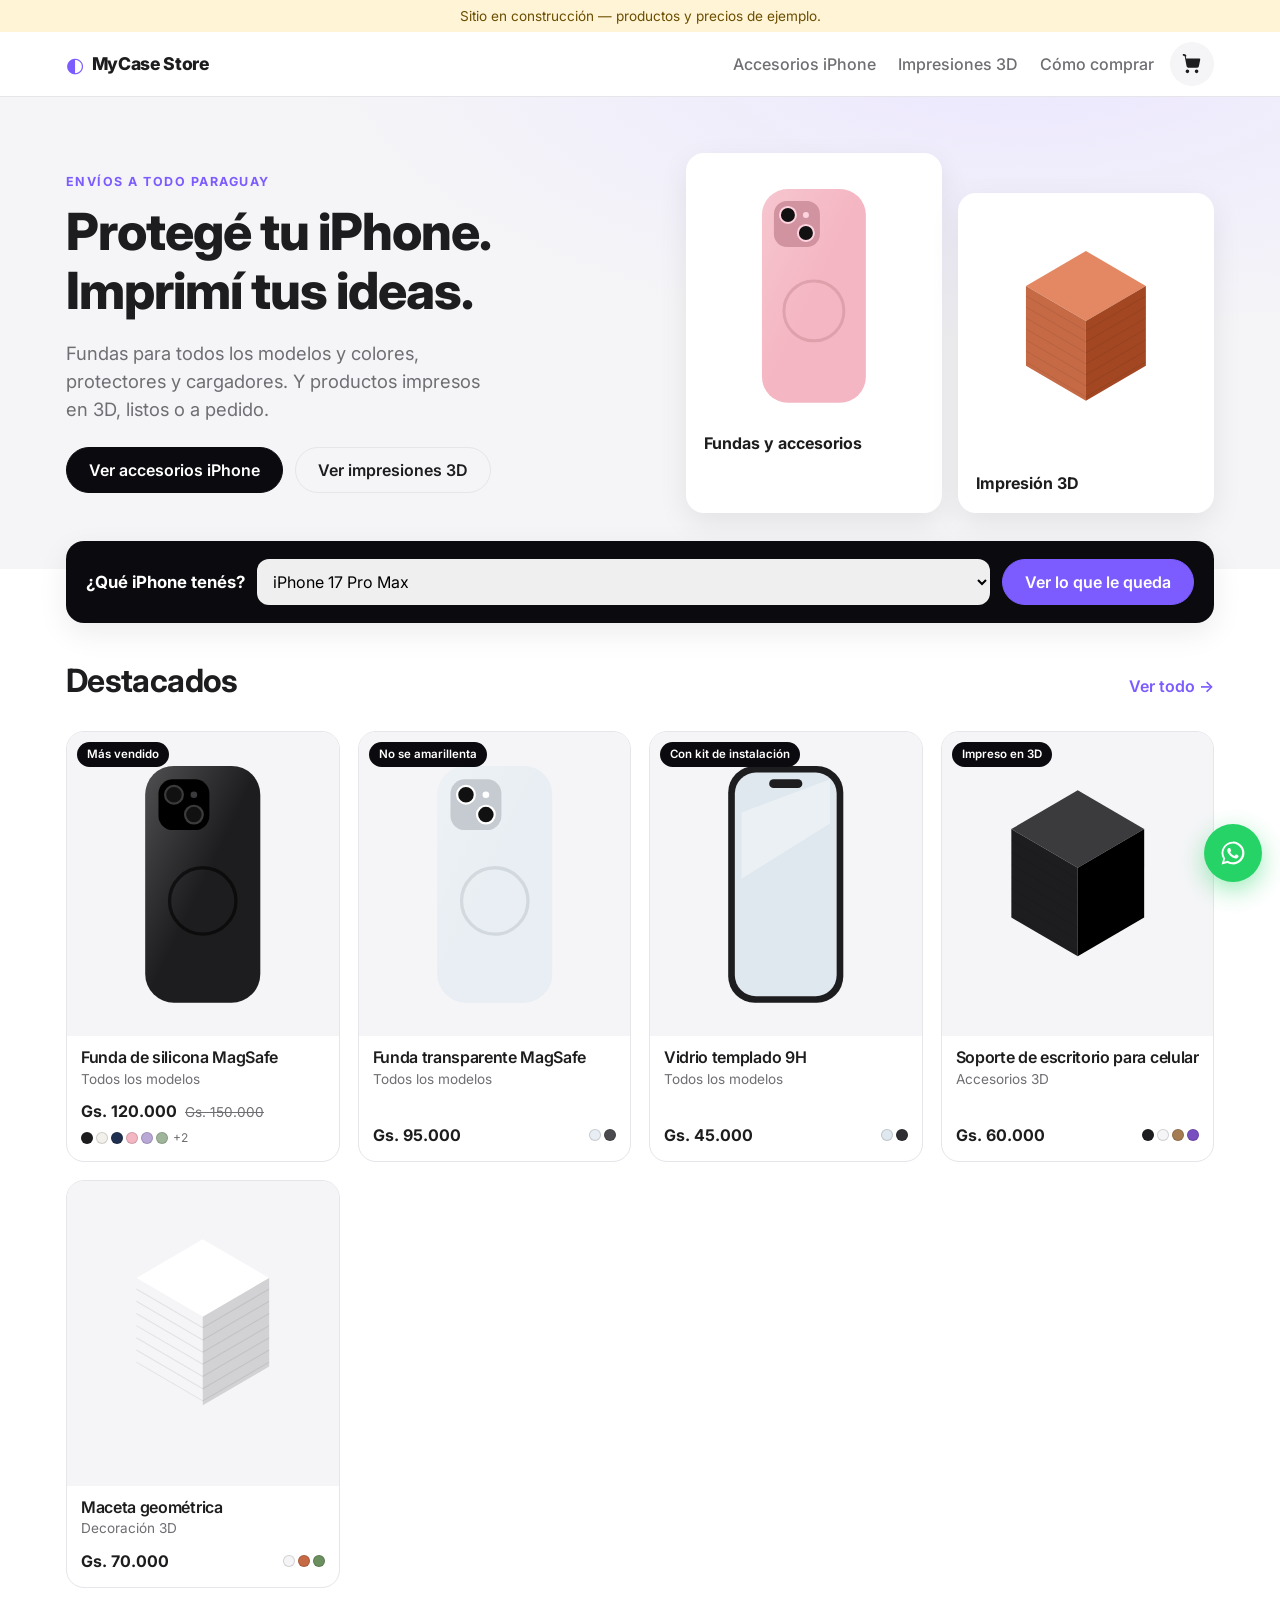
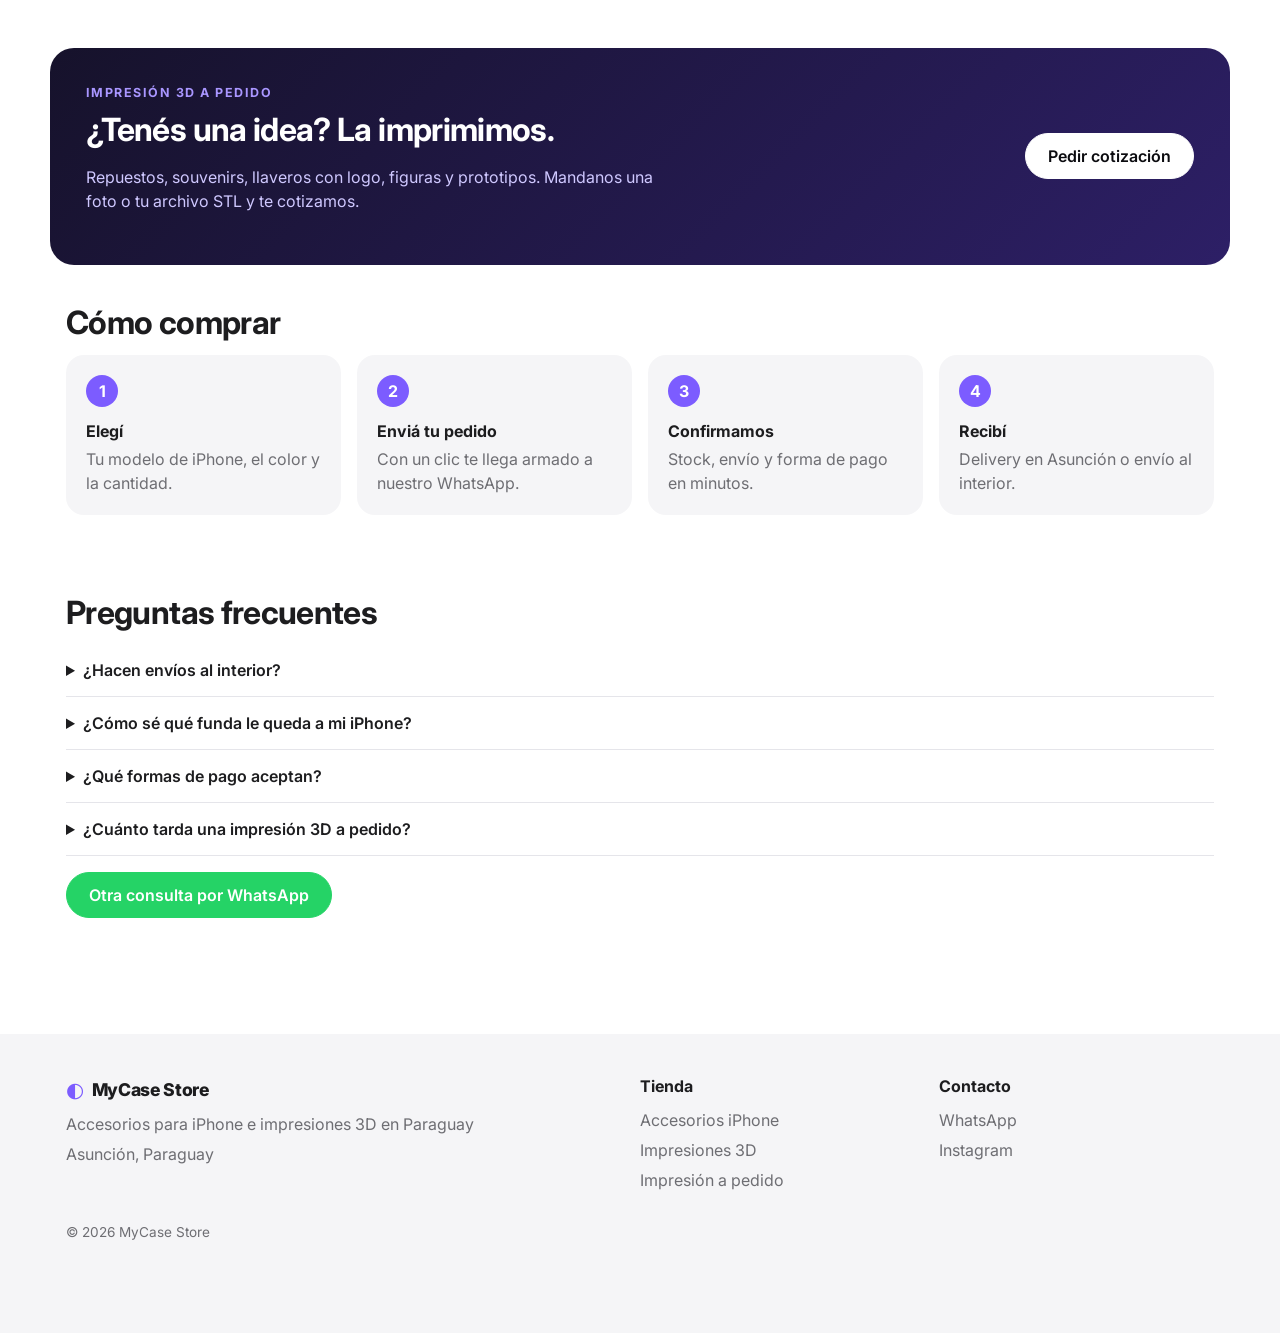
<file: index.html>
<!doctype html>
<html lang="es-PY">
<head>
  <meta charset="utf-8">
  <meta name="viewport" content="width=device-width, initial-scale=1">
  <title>MyCase Store | Accesorios iPhone e impresiones 3D en Paraguay</title>
  <meta name="description" content="Fundas, vidrios templados, cargadores para iPhone y productos impresos en 3D. Envíos a todo Paraguay. Pedí por WhatsApp.">
  <meta property="og:title" content="MyCase Store — Accesorios iPhone e impresiones 3D">
  <meta property="og:description" content="Fundas para todos los modelos de iPhone, protectores, cargadores e impresiones 3D. Envíos a todo Paraguay.">
  <meta property="og:type" content="website">
  <meta property="og:url" content="https://www.mycasestore.com.py/">
  <meta name="theme-color" content="#0b0b0f">
  <link rel="icon" href="assets/img/favicon.svg" type="image/svg+xml">
  <link rel="preconnect" href="https://fonts.googleapis.com">
  <link rel="preconnect" href="https://fonts.gstatic.com" crossorigin>
  <link href="https://fonts.googleapis.com/css2?family=Inter:wght@400;500;600;700;800&display=swap" rel="stylesheet">
  <link rel="stylesheet" href="assets/css/styles.css">
</head>
<body data-page="inicio">
  <main>
    <section class="hero">
      <div class="container hero-inner">
        <div class="hero-copy">
          <p class="eyebrow">Envíos a todo Paraguay</p>
          <h1>Protegé tu iPhone.<br>Imprimí tus ideas.</h1>
          <p class="lead">Fundas para todos los modelos y colores, protectores y cargadores. Y productos impresos en 3D, listos o a pedido.</p>
          <div class="hero-ctas">
            <a class="btn btn-primary" href="catalogo.html?linea=iphone">Ver accesorios iPhone</a>
            <a class="btn btn-ghost" href="catalogo.html?linea=3d">Ver impresiones 3D</a>
          </div>
        </div>
        <div class="hero-art">
          <a href="catalogo.html?linea=iphone" class="hero-tile tile-iphone">
            <div id="hero-iphone" class="hero-img"></div>
            <span>Fundas y accesorios</span>
          </a>
          <a href="catalogo.html?linea=3d" class="hero-tile tile-3d">
            <div id="hero-3d" class="hero-img"></div>
            <span>Impresión 3D</span>
          </a>
        </div>
      </div>
    </section>

    <section class="container finder">
      <form action="catalogo.html" class="finder-form">
        <input type="hidden" name="linea" value="iphone">
        <label for="finder-modelo">¿Qué iPhone tenés?</label>
        <select id="finder-modelo" name="modelo">
          <option value="17pm">iPhone 17 Pro Max</option>
          <option value="17p">iPhone 17 Pro</option>
          <option value="17">iPhone 17</option>
          <option value="16pm">iPhone 16 Pro Max</option>
          <option value="16p">iPhone 16 Pro</option>
          <option value="16">iPhone 16</option>
          <option value="15pm">iPhone 15 Pro Max</option>
          <option value="15p">iPhone 15 Pro</option>
          <option value="15">iPhone 15</option>
          <option value="14pm">iPhone 14 Pro Max</option>
          <option value="14p">iPhone 14 Pro</option>
          <option value="14">iPhone 14</option>
          <option value="13pm">iPhone 13 Pro Max</option>
          <option value="13p">iPhone 13 Pro</option>
          <option value="13">iPhone 13</option>
          <option value="12pm">iPhone 12 Pro Max</option>
          <option value="12">iPhone 12 / 12 Pro</option>
          <option value="11">iPhone 11</option>
        </select>
        <button class="btn btn-primary" type="submit">Ver lo que le queda</button>
      </form>
    </section>

    <section class="container section">
      <div class="section-head">
        <h2>Destacados</h2>
        <a href="catalogo.html">Ver todo →</a>
      </div>
      <div id="destacados" class="grid"></div>
    </section>

    <section class="container section banner-3d">
      <div>
        <p class="eyebrow">Impresión 3D a pedido</p>
        <h2>¿Tenés una idea? La imprimimos.</h2>
        <p>Repuestos, souvenirs, llaveros con logo, figuras y prototipos. Mandanos una foto o tu archivo STL y te cotizamos.</p>
      </div>
      <a class="btn btn-primary" href="producto.html?id=3d-impresion-a-pedido">Pedir cotización</a>
    </section>

    <section id="como-comprar" class="container section">
      <h2>Cómo comprar</h2>
      <ol class="steps">
        <li><strong>Elegí</strong><span>Tu modelo de iPhone, el color y la cantidad.</span></li>
        <li><strong>Enviá tu pedido</strong><span>Con un clic te llega armado a nuestro WhatsApp.</span></li>
        <li><strong>Confirmamos</strong><span>Stock, envío y forma de pago en minutos.</span></li>
        <li><strong>Recibí</strong><span>Delivery en Asunción o envío al interior.</span></li>
      </ol>
    </section>

    <section class="container section faq">
      <h2>Preguntas frecuentes</h2>
      <details><summary>¿Hacen envíos al interior?</summary><p>Sí, enviamos a todo Paraguay por encomienda. En Asunción y Gran Asunción hacemos delivery.</p></details>
      <details><summary>¿Cómo sé qué funda le queda a mi iPhone?</summary><p>En cada producto elegís tu modelo exacto. Si tenés dudas, mirá en Ajustes → General → Información → Nombre del modelo, o escribinos.</p></details>
      <details><summary>¿Qué formas de pago aceptan?</summary><p>Transferencia bancaria, efectivo contra entrega y tarjeta mediante link de pago.</p></details>
      <details><summary>¿Cuánto tarda una impresión 3D a pedido?</summary><p>Depende del tamaño y la cantidad. Generalmente entre 2 y 5 días hábiles; te lo confirmamos al cotizar.</p></details>
      <p><a class="btn btn-wa" data-wa="¡Hola! Tengo una consulta." target="_blank" rel="noopener" href="#">Otra consulta por WhatsApp</a></p>
    </section>
  </main>

  <script src="assets/js/config.js"></script>
  <script src="assets/js/app.js"></script>
</body>
</html>
</file>
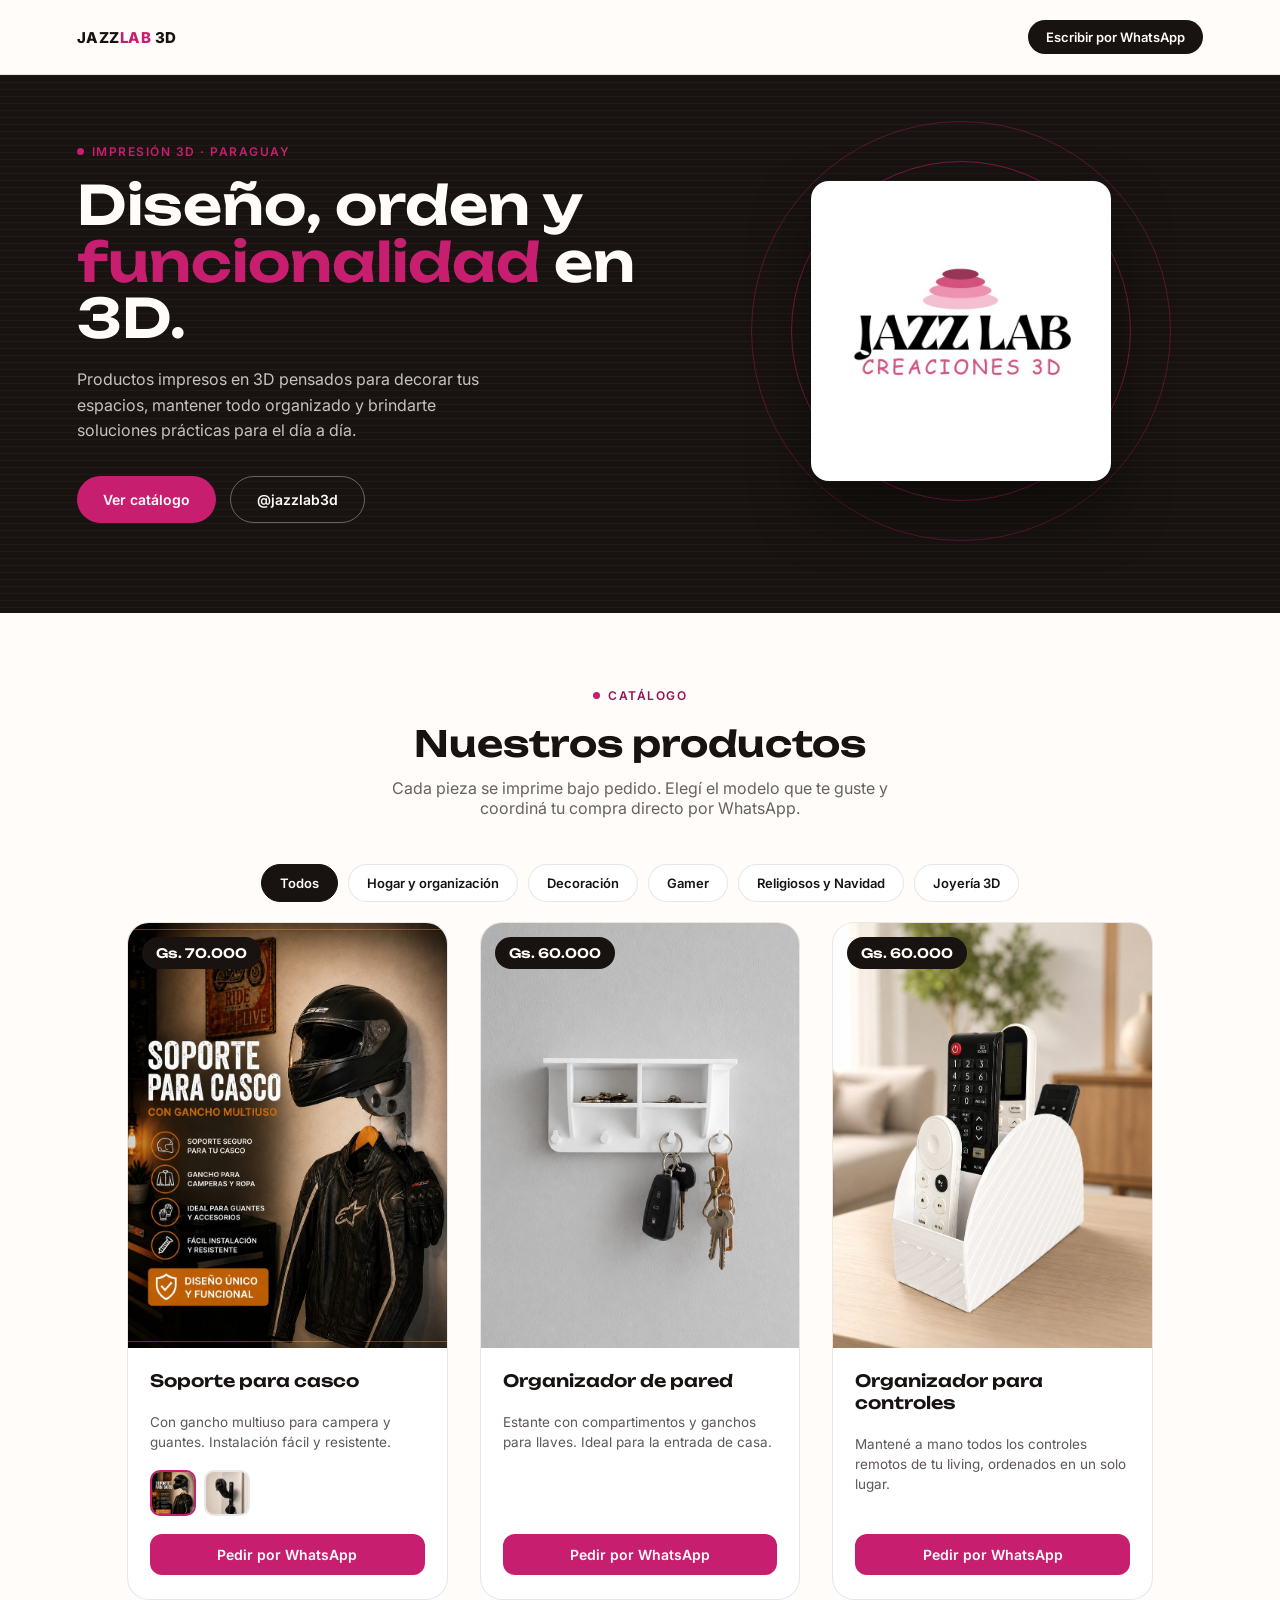
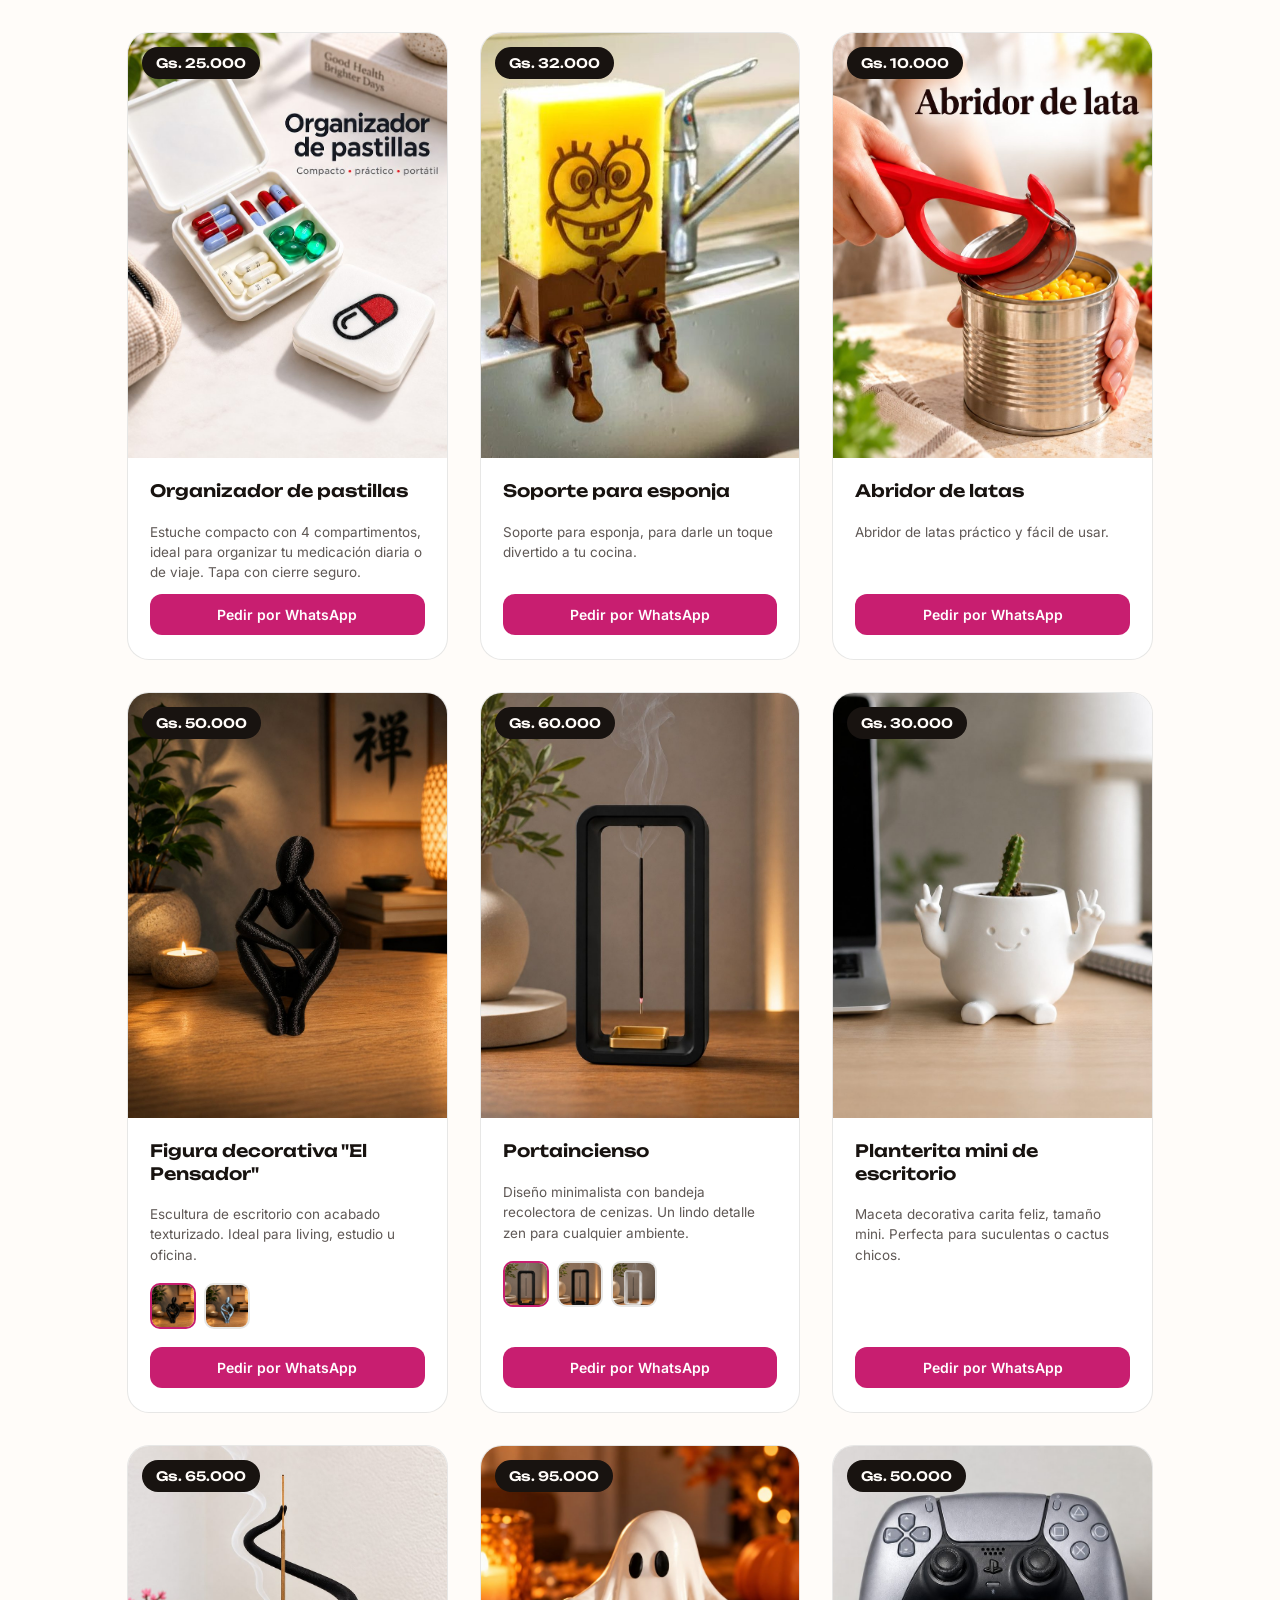
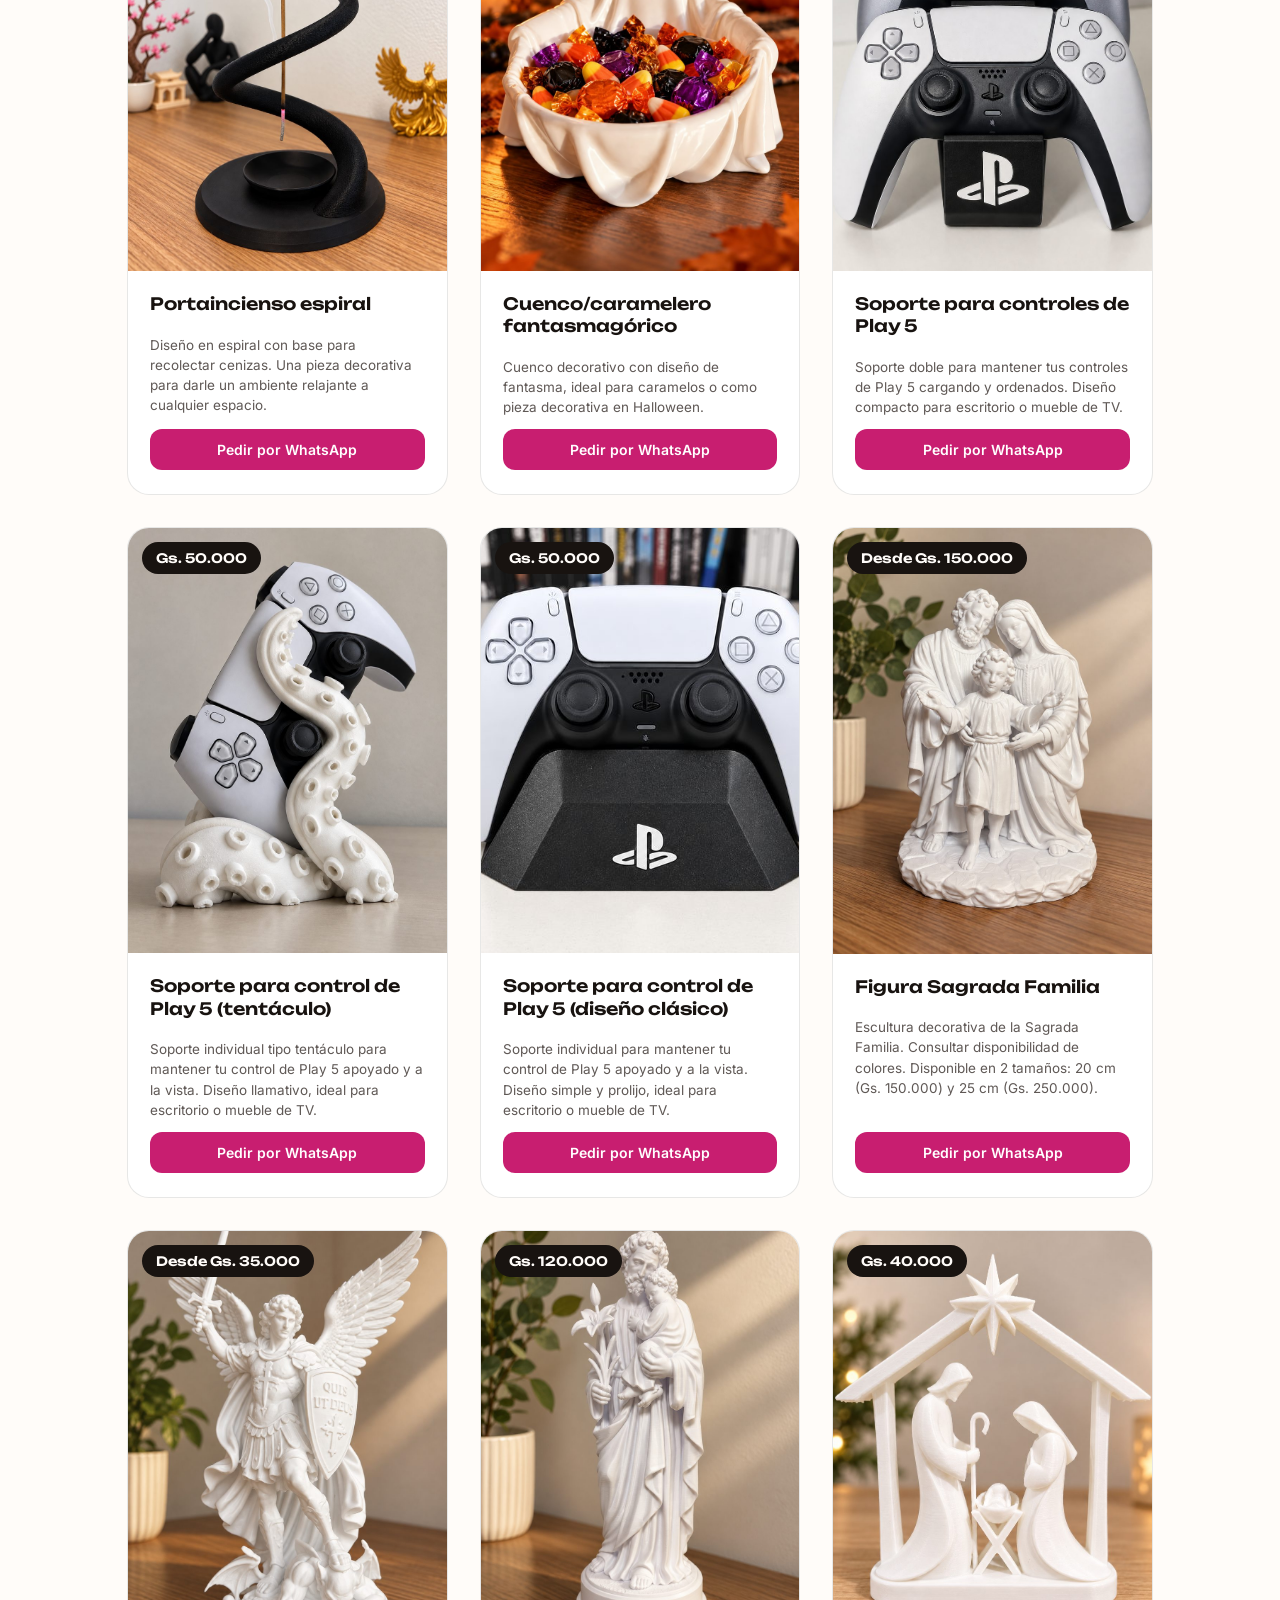
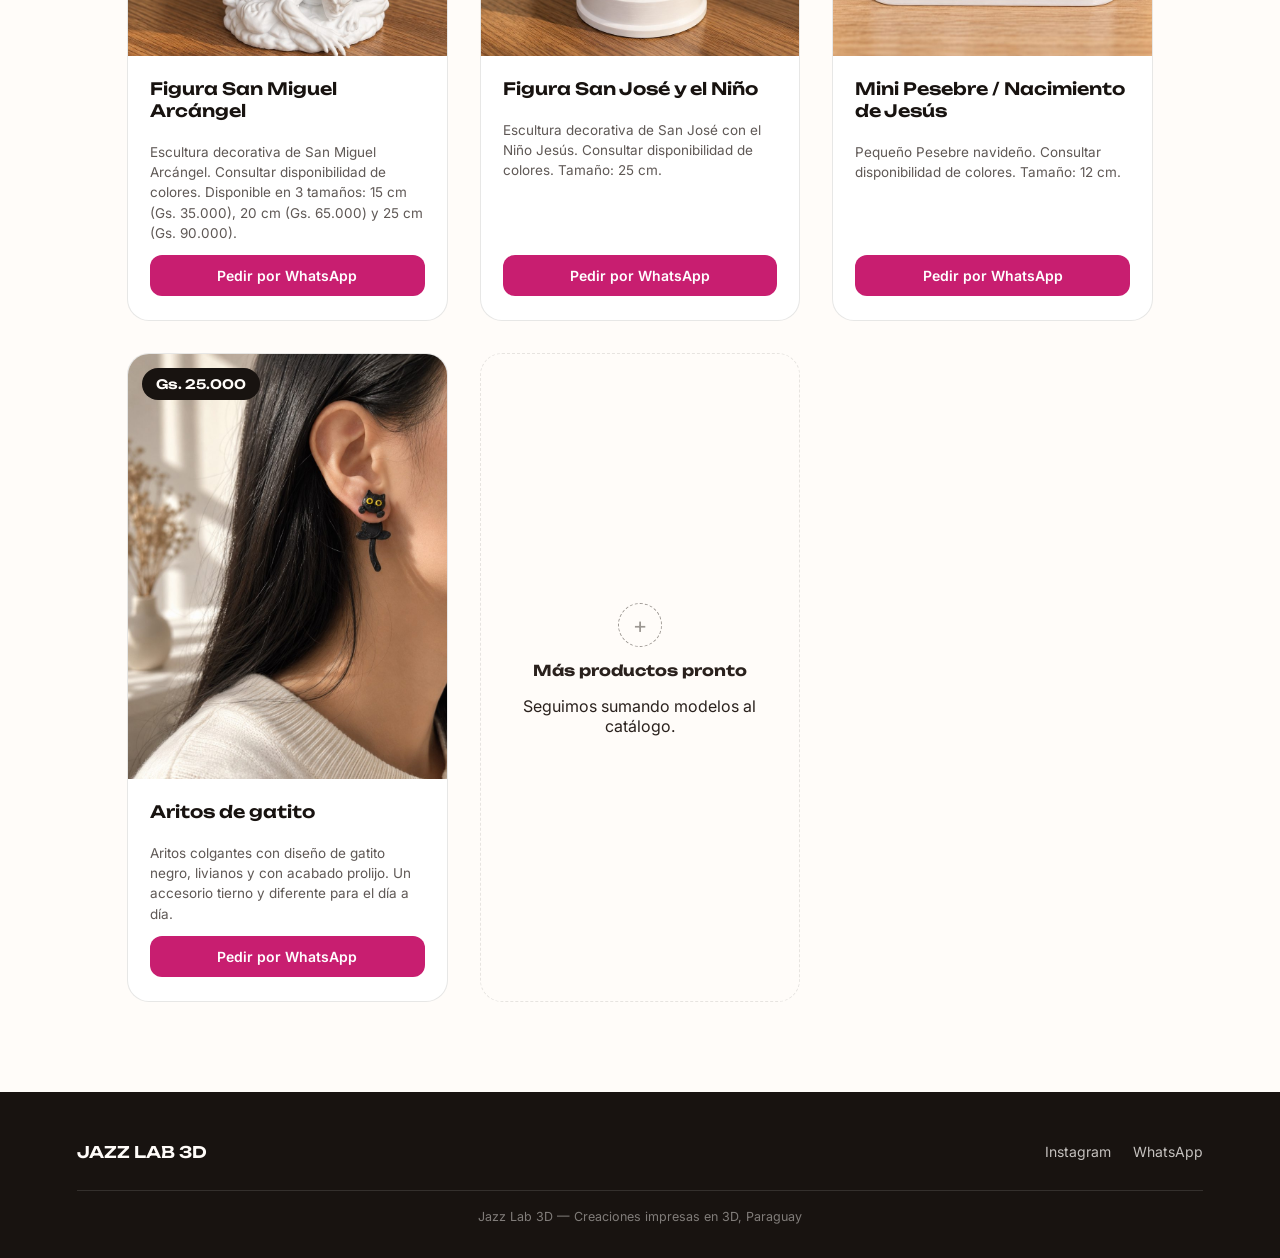
<file: jazzlab3d/index.html>
<!DOCTYPE html>
<html lang="es">
<head>
<meta charset="UTF-8">
<meta name="viewport" content="width=device-width, initial-scale=1.0">
<title>Jazz Lab 3D — Catálogo</title>
<meta name="description" content="Catálogo de productos impresos en 3D — Jazz Lab 3D, Paraguay">

<style>
  @import url('https://fonts.googleapis.com/css2?family=Unbounded:wght@400;600;800&family=Inter:wght@400;500;600;700&display=swap');

  :root{
    --magenta:#C81E70;
    --magenta-deep:#93144F;
    --blush:#FBEAF1;
    --ink:#181310;
    --ink-soft:#2A211D;
    --paper:#FFFCF9;
    --steel:#9C9792;
    --line: rgba(24,19,16,0.1);
  }

  *{box-sizing:border-box;}
  html{scroll-behavior:smooth;}
  body{
    margin:0;
    background:var(--paper);
    color:var(--ink);
    font-family:'Inter',sans-serif;
    -webkit-font-smoothing:antialiased;
  }
  h1,h2,h3,.display{
    font-family:'Unbounded',sans-serif;
    margin:0;
  }
  a{color:inherit;text-decoration:none;}
  img{max-width:100%;display:block;}

  /* ---------- NAV ---------- */
  .nav{
    display:flex;
    align-items:center;
    justify-content:space-between;
    padding:20px 6vw;
    background:var(--paper);
    border-bottom:1px solid var(--line);
    position:sticky;
    top:0;
    z-index:20;
  }
  .nav .wordmark{
    font-size:15px;
    font-weight:800;
    letter-spacing:0.5px;
    text-transform:uppercase;
  }
  .nav .wordmark span{color:var(--magenta);}
  .nav a.nav-cta{
    background:var(--ink);
    color:var(--paper);
    padding:9px 18px;
    border-radius:999px;
    font-size:13px;
    font-weight:600;
  }

  /* ---------- HERO ---------- */
  .hero{
    background:var(--ink);
    color:var(--paper);
    position:relative;
    overflow:hidden;
    padding:64px 6vw 90px;
  }
  /* layer-line texture, echoing 3D print layers */
  .hero::before{
    content:"";
    position:absolute;
    inset:0;
    background:repeating-linear-gradient(
      to bottom,
      rgba(255,255,255,0.035) 0px,
      rgba(255,255,255,0.035) 1px,
      transparent 1px,
      transparent 7px
    );
    pointer-events:none;
  }
  .hero-inner{
    position:relative;
    display:grid;
    grid-template-columns:1.1fr 0.9fr;
    gap:48px;
    align-items:center;
    max-width:1180px;
    margin:0 auto;
  }
  .eyebrow{
    display:inline-flex;
    align-items:center;
    gap:8px;
    font-size:12px;
    letter-spacing:1.5px;
    text-transform:uppercase;
    color:var(--magenta);
    font-weight:600;
    margin-bottom:18px;
  }
  .eyebrow::before{
    content:"";
    width:7px;height:7px;border-radius:50%;
    background:var(--magenta);
    display:inline-block;
  }
  .hero h1{
    font-size:clamp(34px,5vw,54px);
    line-height:1.05;
    font-weight:600;
  }
  .hero h1 em{
    font-style:normal;
    color:var(--magenta);
  }
  .hero p.sub{
    margin-top:20px;
    font-size:16px;
    line-height:1.6;
    color:rgba(255,252,249,0.75);
    max-width:44ch;
  }
  .hero-ctas{
    margin-top:32px;
    display:flex;
    gap:14px;
    flex-wrap:wrap;
  }
  .btn{
    display:inline-flex;
    align-items:center;
    gap:8px;
    padding:14px 26px;
    border-radius:999px;
    font-weight:600;
    font-size:14px;
    transition:transform 0.15s ease;
  }
  .btn:hover{transform:translateY(-2px);}
  .btn-primary{
    background:var(--magenta);
    color:var(--paper);
  }
  .btn-outline{
    border:1px solid rgba(255,252,249,0.35);
    color:var(--paper);
  }

  .hero-visual{
    position:relative;
    display:flex;
    align-items:center;
    justify-content:center;
  }
  .hero-visual .ring{
    position:absolute;
    width:min(420px,90%);
    aspect-ratio:1;
    border-radius:50%;
    border:1px solid rgba(200,30,112,0.35);
  }
  .hero-visual .ring.r2{
    width:min(340px,75%);
    border-color:rgba(200,30,112,0.55);
  }
  .hero-visual img{
    position:relative;
    width:min(300px,68%);
    border-radius:18px;
    box-shadow:0 30px 60px rgba(0,0,0,0.45);
  }

  /* ---------- PRODUCTS ---------- */
  .section-head{
    max-width:1180px;
    margin:0 auto;
    padding:70px 6vw 30px;
    text-align:center;
  }
  .section-head .eyebrow{color:var(--magenta-deep);justify-content:center;}
  .section-head h2{
    font-size:clamp(26px,3.4vw,36px);
    font-weight:600;
  }
  .section-head p{
    margin-top:12px;
    color:var(--ink-soft);
    opacity:0.7;
    max-width:50ch;
    margin-left:auto;
    margin-right:auto;
  }

  .grid{
    max-width:1180px;
    margin:0 auto;
    padding:20px 6vw 90px;
    display:grid;
    grid-template-columns:repeat(auto-fit,minmax(300px,1fr));
    gap:32px;
  }

  .card{
    background:#fff;
    border:1px solid var(--line);
    border-radius:22px;
    overflow:hidden;
    display:flex;
    flex-direction:column;
    transition:box-shadow 0.2s ease, transform 0.2s ease;
  }
  .card:hover{
    box-shadow:0 20px 40px rgba(24,19,16,0.08);
    transform:translateY(-3px);
  }
  .card-media{
    position:relative;
    aspect-ratio:3/4;
    background:var(--blush);
    overflow:hidden;
  }
  .card-media img{
    width:100%;height:100%;
    object-fit:cover;
  }
  .price-tag{
    position:absolute;
    top:14px;
    left:14px;
    background:var(--ink);
    color:var(--paper);
    font-family:'Unbounded',sans-serif;
    font-size:13px;
    font-weight:600;
    padding:8px 14px;
    border-radius:999px;
  }
  .card-body{
    padding:22px 22px 24px;
    display:flex;
    flex-direction:column;
    gap:6px;
    flex:1;
  }
  .card-body h3{
    font-size:17px;
    font-weight:600;
    line-height:1.3;
  }
  .card-body .desc{
    font-size:13.5px;
    color:var(--ink-soft);
    opacity:0.75;
    line-height:1.5;
    margin-bottom:6px;
  }

  .variants{
    display:flex;
    gap:8px;
    margin:6px 0 12px;
    flex-wrap:wrap;
  }
  .variants img{
    width:46px;height:46px;
    border-radius:10px;
    object-fit:cover;
    border:2px solid var(--line);
    cursor:pointer;
    transition:border-color 0.15s ease, transform 0.15s ease;
  }
  .variants img:hover{transform:translateY(-2px);}
  .variants img.active{border-color:var(--magenta);}

  .card-cta{
    margin-top:auto;
    display:flex;
    align-items:center;
    justify-content:center;
    gap:8px;
    background:var(--magenta);
    color:#fff;
    padding:12px;
    border-radius:12px;
    font-weight:600;
    font-size:14px;
  }
  .card-cta:hover{background:var(--magenta-deep);}

  /* placeholder card for future products */
  .card.placeholder{
    align-items:center;
    justify-content:center;
    text-align:center;
    border:1.5px dashed var(--line);
    background:transparent;
    padding:40px 24px;
    color:var(--ink-soft);
  }
  .card.placeholder .plus{
    width:44px;height:44px;
    border-radius:50%;
    border:1.5px dashed var(--steel);
    display:flex;align-items:center;justify-content:center;
    font-size:22px;
    margin-bottom:14px;
    color:var(--steel);
  }

  /* ---------- FILTROS POR CATEGORÍA ---------- */
  .filtros{
    max-width:1180px;
    margin:0 auto;
    padding:0 6vw;
    display:flex;
    gap:10px;
    flex-wrap:wrap;
    justify-content:center;
  }
  .filtro{
    font:600 13px 'Inter',sans-serif;
    padding:10px 18px;
    border-radius:999px;
    border:1px solid var(--line);
    background:#fff;
    color:var(--ink);
    cursor:pointer;
    transition:background 0.15s ease, color 0.15s ease, border-color 0.15s ease;
  }
  .filtro:hover{border-color:var(--magenta);}
  .filtro.active{background:var(--ink);color:var(--paper);border-color:var(--ink);}
  .card.oculto{display:none;}
  @media (max-width:600px){
    .filtros{flex-wrap:nowrap;overflow-x:auto;justify-content:flex-start;padding-bottom:6px;-webkit-overflow-scrolling:touch;}
    .filtro{flex:0 0 auto;}
  }

  /* ---------- FOOTER ---------- */
  footer{
    background:var(--ink);
    color:var(--paper);
    padding:50px 6vw 34px;
  }
  .foot-inner{
    max-width:1180px;
    margin:0 auto;
    display:flex;
    justify-content:space-between;
    align-items:center;
    flex-wrap:wrap;
    gap:20px;
    border-bottom:1px solid rgba(255,252,249,0.12);
    padding-bottom:28px;
  }
  .foot-inner .wordmark{
    font-family:'Unbounded',sans-serif;
    font-weight:600;
    font-size:16px;
  }
  .foot-links{
    display:flex;
    gap:22px;
    font-size:14px;
  }
  .foot-links a{opacity:0.75;}
  .foot-links a:hover{opacity:1;color:var(--magenta);}
  .foot-bottom{
    max-width:1180px;
    margin:18px auto 0;
    font-size:12.5px;
    opacity:0.45;
    text-align:center;
  }

  @media (max-width:820px){
    .hero-inner{grid-template-columns:1fr;}
    .hero-visual{order:-1;}
  }
</style>
</head>
<body>

<!-- ================= NAV ================= -->
<div class="nav">
  <div class="wordmark">JAZZ<span>LAB</span> 3D</div>
  <a class="nav-cta" href="https://wa.me/595986109871?text=Hola!%20Vi%20el%20cat%C3%A1logo%20de%20Jazz%20Lab%203D%20y%20quiero%20consultar" target="_blank" rel="noopener">Escribir por WhatsApp</a>
</div>

<!-- ================= HERO ================= -->
<section class="hero">
  <div class="hero-inner">
    <div>
      <div class="eyebrow">Impresión 3D · Paraguay</div>
      <h1>Diseño, orden y<br><em>funcionalidad</em> en 3D.</h1>
      <p class="sub">Productos impresos en 3D pensados para decorar tus espacios, mantener todo organizado y brindarte soluciones prácticas para el día a día.</p>
      <div class="hero-ctas">
        <a class="btn btn-primary" href="#catalogo">Ver catálogo</a>
        <a class="btn btn-outline" href="https://instagram.com/jazzlab3d" target="_blank" rel="noopener">@jazzlab3d</a>
      </div>
    </div>
    <div class="hero-visual">
      <div class="ring"></div>
      <div class="ring r2"></div>
      <img src="images/logo.jpg" alt="Logo Jazz Lab 3D">
    </div>
  </div>
</section>

<!-- ================= CATALOGO ================= -->
<div class="section-head" id="catalogo">
  <div class="eyebrow">Catálogo</div>
  <h2>Nuestros productos</h2>
  <p>Cada pieza se imprime bajo pedido. Elegí el modelo que te guste y coordiná tu compra directo por WhatsApp.</p>
</div>

<!-- Botones de categorías. Para crear una categoría nueva, copiá un botón y cambiá data-filtro y el nombre. -->
<div class="filtros" id="filtros">
  <button class="filtro active" data-filtro="todos">Todos</button>
  <button class="filtro" data-filtro="hogar">Hogar y organización</button>
  <button class="filtro" data-filtro="deco">Decoración</button>
  <button class="filtro" data-filtro="gamer">Gamer</button>
  <button class="filtro" data-filtro="religiosos">Religiosos y Navidad</button>
  <button class="filtro" data-filtro="joyeria">Joyería 3D</button>
</div>

<div class="grid">

  <!-- ############ CATEGORÍA: Hogar y organización (data-categoria="hogar") ############ -->

  <!-- ===== PRODUCTO: Soporte para casco ===== -->
  <div class="card" data-categoria="hogar">
    <div class="card-media">
      <span class="price-tag">Gs. 70.000</span>
      <img id="img-casco" src="images/soporte-casco-main.jpg" alt="Soporte para casco con gancho multiuso">
    </div>
    <div class="card-body">
      <h3>Soporte para casco</h3>
      <p class="desc">Con gancho multiuso para campera y guantes. Instalación fácil y resistente.</p>
      <div class="variants">
        <img src="images/soporte-casco-main.jpg" alt="Variante clásica" class="active" onclick="swapImg('img-casco', this)">
        <img src="images/soporte-calavera.jpg" alt="Variante Calavera" onclick="swapImg('img-casco', this)">
      </div>
      <a class="card-cta" href="https://wa.me/595986109871?text=Hola!%20Me%20interesa%20el%20Soporte%20para%20casco%20(Gs.%2070.000)" target="_blank" rel="noopener">Pedir por WhatsApp</a>
    </div>
  </div>
  <!-- ===== FIN PRODUCTO ===== -->

  <!-- ===== PRODUCTO: Organizador de pared ===== -->
  <div class="card" data-categoria="hogar">
    <div class="card-media">
      <span class="price-tag">Gs. 60.000</span>
      <img src="images/llavero-pared.jpg" alt="Organizador de pared con ganchos para llaves">
    </div>
    <div class="card-body">
      <h3>Organizador de pared</h3>
      <p class="desc">Estante con compartimentos y ganchos para llaves. Ideal para la entrada de casa.</p>
      <a class="card-cta" href="https://wa.me/595986109871?text=Hola!%20Me%20interesa%20el%20Organizador%20de%20pared%20(Gs.%2060.000)" target="_blank" rel="noopener">Pedir por WhatsApp</a>
    </div>
  </div>
  <!-- ===== FIN PRODUCTO ===== -->

  <!-- ===== PRODUCTO: Organizador para controles ===== -->
  <div class="card" data-categoria="hogar">
    <div class="card-media">
      <span class="price-tag">Gs. 60.000</span>
      <img src="images/organizador-controles.jpg" alt="Organizador para controles remotos">
    </div>
    <div class="card-body">
      <h3>Organizador para controles</h3>
      <p class="desc">Mantené a mano todos los controles remotos de tu living, ordenados en un solo lugar.</p>
      <a class="card-cta" href="https://wa.me/595986109871?text=Hola!%20Me%20interesa%20el%20Organizador%20de%20controles%20(Gs.%2060.000)" target="_blank" rel="noopener">Pedir por WhatsApp</a>
    </div>
  </div>
  <!-- ===== FIN PRODUCTO ===== -->

  <!-- ===== PRODUCTO: Organizador de pastillas ===== -->
  <div class="card" data-categoria="hogar">
    <div class="card-media">
      <span class="price-tag">Gs. 25.000</span>
      <img src="images/organizador-pastillas.jpg" alt="Organizador de pastillas">
    </div>
    <div class="card-body">
      <h3>Organizador de pastillas</h3>
      <p class="desc">Estuche compacto con 4 compartimentos, ideal para organizar tu medicación diaria o de viaje. Tapa con cierre seguro.</p>
      <a class="card-cta" href="https://wa.me/595986109871?text=Hola!%20Me%20interesa%20el%20Organizador%20de%20pastillas%20(Gs.%2025.000)" target="_blank" rel="noopener">Pedir por WhatsApp</a>
    </div>
  </div>
  <!-- ===== FIN PRODUCTO ===== -->

  <!-- ===== PRODUCTO: Soporte para esponja ===== -->
  <div class="card" data-categoria="hogar">
    <div class="card-media">
      <span class="price-tag">Gs. 32.000</span>
      <img src="images/soporte-esponja.jpg" alt="Soporte para esponja de cocina">
    </div>
    <div class="card-body">
      <h3>Soporte para esponja</h3>
      <p class="desc">Soporte para esponja, para darle un toque divertido a tu cocina.</p>
      <a class="card-cta" href="https://wa.me/595986109871?text=Hola!%20Me%20interesa%20el%20Soporte%20para%20esponja%20(Gs.%2032.000)" target="_blank" rel="noopener">Pedir por WhatsApp</a>
    </div>
  </div>
  <!-- ===== FIN PRODUCTO ===== -->

  <!-- ===== PRODUCTO: Abridor de latas ===== -->
  <div class="card" data-categoria="hogar">
    <div class="card-media">
      <span class="price-tag">Gs. 10.000</span>
      <img src="images/abridor-latas.jpg" alt="Abridor de latas">
    </div>
    <div class="card-body">
      <h3>Abridor de latas</h3>
      <p class="desc">Abridor de latas práctico y fácil de usar.</p>
      <a class="card-cta" href="https://wa.me/595986109871?text=Hola!%20Me%20interesa%20el%20Abridor%20de%20latas%20(Gs.%2010.000)" target="_blank" rel="noopener">Pedir por WhatsApp</a>
    </div>
  </div>
  <!-- ===== FIN PRODUCTO ===== -->

  <!-- ############ CATEGORÍA: Decoración (data-categoria="deco") ############ -->

  <!-- ===== PRODUCTO: El Pensador ===== -->
  <div class="card" data-categoria="deco">
    <div class="card-media">
      <span class="price-tag">Gs. 50.000</span>
      <img id="img-pensador" src="images/pensador-negro.jpg" alt="Figura decorativa El Pensador">
    </div>
    <div class="card-body">
      <h3>Figura decorativa "El Pensador"</h3>
      <p class="desc">Escultura de escritorio con acabado texturizado. Ideal para living, estudio u oficina.</p>
      <div class="variants">
        <img src="images/pensador-negro.jpg" alt="Variante negro" class="active" onclick="swapImg('img-pensador', this)">
        <img src="images/pensador-plata.jpg" alt="Variante plateado" onclick="swapImg('img-pensador', this)">
      </div>
      <a class="card-cta" href="https://wa.me/595986109871?text=Hola!%20Me%20interesa%20la%20figura%20El%20Pensador%20(Gs.%2050.000)" target="_blank" rel="noopener">Pedir por WhatsApp</a>
    </div>
  </div>
  <!-- ===== FIN PRODUCTO ===== -->

  <!-- ===== PRODUCTO: Portaincienso ===== -->
  <div class="card" data-categoria="deco">
    <div class="card-media">
      <span class="price-tag">Gs. 60.000</span>
      <img id="img-inciensario" src="images/inciensario-negro-dorado.jpg" alt="Portaincienso minimalista">
    </div>
    <div class="card-body">
      <h3>Portaincienso</h3>
      <p class="desc">Diseño minimalista con bandeja recolectora de cenizas. Un lindo detalle zen para cualquier ambiente.</p>
      <div class="variants">
        <img src="images/inciensario-negro-dorado.jpg" alt="Negro con bandeja dorada" class="active" onclick="swapImg('img-inciensario', this)">
        <img src="images/inciensario-negro-negro.jpg" alt="Negro con bandeja negra" onclick="swapImg('img-inciensario', this)">
        <img src="images/inciensario-blanco.jpg" alt="Blanco con bandeja dorada" onclick="swapImg('img-inciensario', this)">
      </div>
      <a class="card-cta" href="https://wa.me/595986109871?text=Hola!%20Me%20interesa%20el%20Portaincienso%20(Gs.%2060.000)" target="_blank" rel="noopener">Pedir por WhatsApp</a>
    </div>
  </div>
  <!-- ===== FIN PRODUCTO ===== -->

  <!-- ===== PRODUCTO: Planterita decorativa ===== -->
  <div class="card" data-categoria="deco">
    <div class="card-media">
      <span class="price-tag">Gs. 30.000</span>
      <img src="images/planterita.jpg" alt="Planterita decorativa mini de escritorio">
    </div>
    <div class="card-body">
      <h3>Planterita mini de escritorio</h3>
      <p class="desc">Maceta decorativa carita feliz, tamaño mini. Perfecta para suculentas o cactus chicos.</p>
      <a class="card-cta" href="https://wa.me/595986109871?text=Hola!%20Me%20interesa%20la%20Planterita%20mini%20(Gs.%2030.000)" target="_blank" rel="noopener">Pedir por WhatsApp</a>
    </div>
  </div>
  <!-- ===== FIN PRODUCTO ===== -->

  <!-- ===== PRODUCTO: Portaincienso espiral ===== -->
  <div class="card" data-categoria="deco">
    <div class="card-media">
      <span class="price-tag">Gs. 65.000</span>
      <img src="images/inciensario-espiral.jpg" alt="Portaincienso espiral">
    </div>
    <div class="card-body">
      <h3>Portaincienso espiral</h3>
      <p class="desc">Diseño en espiral con base para recolectar cenizas. Una pieza decorativa para darle un ambiente relajante a cualquier espacio.</p>
      <a class="card-cta" href="https://wa.me/595986109871?text=Hola!%20Me%20interesa%20el%20Portaincienso%20espiral%20(Gs.%2065.000)" target="_blank" rel="noopener">Pedir por WhatsApp</a>
    </div>
  </div>
  <!-- ===== FIN PRODUCTO ===== -->

  <!-- ===== PRODUCTO: Cuenco/caramelero fantasmagórico ===== -->
  <div class="card" data-categoria="deco">
    <div class="card-media">
      <span class="price-tag">Gs. 95.000</span>
      <img src="images/caramelero-fantasma.jpg" alt="Cuenco caramelero fantasmagórico">
    </div>
    <div class="card-body">
      <h3>Cuenco/caramelero fantasmagórico</h3>
      <p class="desc">Cuenco decorativo con diseño de fantasma, ideal para caramelos o como pieza decorativa en Halloween.</p>
      <a class="card-cta" href="https://wa.me/595986109871?text=Hola!%20Me%20interesa%20el%20Cuenco%20fantasmag%C3%B3rico%20(Gs.%2095.000)" target="_blank" rel="noopener">Pedir por WhatsApp</a>
    </div>
  </div>
  <!-- ===== FIN PRODUCTO ===== -->

  <!-- ############ CATEGORÍA: Gamer (data-categoria="gamer") ############ -->

  <!-- ===== PRODUCTO: Soporte para controles de Play 5 (doble) ===== -->
  <div class="card" data-categoria="gamer">
    <div class="card-media">
      <span class="price-tag">Gs. 50.000</span>
      <img src="images/soporte-ps5-doble.jpg" alt="Soporte doble para controles de Play 5">
    </div>
    <div class="card-body">
      <h3>Soporte para controles de Play 5</h3>
      <p class="desc">Soporte doble para mantener tus controles de Play 5 cargando y ordenados. Diseño compacto para escritorio o mueble de TV.</p>
      <a class="card-cta" href="https://wa.me/595986109871?text=Hola!%20Me%20interesa%20el%20Soporte%20doble%20para%20controles%20de%20Play%205%20(Gs.%2050.000)" target="_blank" rel="noopener">Pedir por WhatsApp</a>
    </div>
  </div>
  <!-- ===== FIN PRODUCTO ===== -->

  <!-- ===== PRODUCTO: Soporte para control de Play 5 (tentáculo) ===== -->
  <div class="card" data-categoria="gamer">
    <div class="card-media">
      <span class="price-tag">Gs. 50.000</span>
      <img src="images/soporte-ps5-tentaculo.jpg" alt="Soporte tentáculo para control de Play 5">
    </div>
    <div class="card-body">
      <h3>Soporte para control de Play 5 (tentáculo)</h3>
      <p class="desc">Soporte individual tipo tentáculo para mantener tu control de Play 5 apoyado y a la vista. Diseño llamativo, ideal para escritorio o mueble de TV.</p>
      <a class="card-cta" href="https://wa.me/595986109871?text=Hola!%20Me%20interesa%20el%20Soporte%20tent%C3%A1culo%20para%20control%20de%20Play%205%20(Gs.%2050.000)" target="_blank" rel="noopener">Pedir por WhatsApp</a>
    </div>
  </div>
  <!-- ===== FIN PRODUCTO ===== -->

  <!-- ===== PRODUCTO: Soporte para control de Play 5 (diseño clásico) ===== -->
  <div class="card" data-categoria="gamer">
    <div class="card-media">
      <span class="price-tag">Gs. 50.000</span>
      <img src="images/soporte-ps5-clasico.jpg" alt="Soporte clásico para control de Play 5">
    </div>
    <div class="card-body">
      <h3>Soporte para control de Play 5 (diseño clásico)</h3>
      <p class="desc">Soporte individual para mantener tu control de Play 5 apoyado y a la vista. Diseño simple y prolijo, ideal para escritorio o mueble de TV.</p>
      <a class="card-cta" href="https://wa.me/595986109871?text=Hola!%20Me%20interesa%20el%20Soporte%20cl%C3%A1sico%20para%20control%20de%20Play%205%20(Gs.%2050.000)" target="_blank" rel="noopener">Pedir por WhatsApp</a>
    </div>
  </div>
  <!-- ===== FIN PRODUCTO ===== -->

  <!-- ############ CATEGORÍA: Religiosos y Navidad (data-categoria="religiosos") ############ -->

  <!-- ===== PRODUCTO: Figura Sagrada Familia ===== -->
  <div class="card" data-categoria="religiosos">
    <div class="card-media">
      <span class="price-tag">Desde Gs. 150.000</span>
      <img src="images/figura-sagrada-familia.jpg" alt="Figura Sagrada Familia">
    </div>
    <div class="card-body">
      <h3>Figura Sagrada Familia</h3>
      <p class="desc">Escultura decorativa de la Sagrada Familia. Consultar disponibilidad de colores. Disponible en 2 tamaños: 20 cm (Gs. 150.000) y 25 cm (Gs. 250.000).</p>
      <a class="card-cta" href="https://wa.me/595986109871?text=Hola!%20Me%20interesa%20la%20Figura%20Sagrada%20Familia" target="_blank" rel="noopener">Pedir por WhatsApp</a>
    </div>
  </div>
  <!-- ===== FIN PRODUCTO ===== -->

  <!-- ===== PRODUCTO: Figura San Miguel Arcángel ===== -->
  <div class="card" data-categoria="religiosos">
    <div class="card-media">
      <span class="price-tag">Desde Gs. 35.000</span>
      <img src="images/figura-san-miguel.jpg" alt="Figura San Miguel Arcángel">
    </div>
    <div class="card-body">
      <h3>Figura San Miguel Arcángel</h3>
      <p class="desc">Escultura decorativa de San Miguel Arcángel. Consultar disponibilidad de colores. Disponible en 3 tamaños: 15 cm (Gs. 35.000), 20 cm (Gs. 65.000) y 25 cm (Gs. 90.000).</p>
      <a class="card-cta" href="https://wa.me/595986109871?text=Hola!%20Me%20interesa%20la%20Figura%20San%20Miguel%20Arc%C3%A1ngel" target="_blank" rel="noopener">Pedir por WhatsApp</a>
    </div>
  </div>
  <!-- ===== FIN PRODUCTO ===== -->

  <!-- ===== PRODUCTO: Figura San José y el Niño ===== -->
  <div class="card" data-categoria="religiosos">
    <div class="card-media">
      <span class="price-tag">Gs. 120.000</span>
      <img src="images/figura-san-jose.jpg" alt="Figura San José y el Niño">
    </div>
    <div class="card-body">
      <h3>Figura San José y el Niño</h3>
      <p class="desc">Escultura decorativa de San José con el Niño Jesús. Consultar disponibilidad de colores. Tamaño: 25 cm.</p>
      <a class="card-cta" href="https://wa.me/595986109871?text=Hola!%20Me%20interesa%20la%20Figura%20San%20Jos%C3%A9%20y%20el%20Ni%C3%B1o%20(Gs.%20120.000)" target="_blank" rel="noopener">Pedir por WhatsApp</a>
    </div>
  </div>
  <!-- ===== FIN PRODUCTO ===== -->

  <!-- ===== PRODUCTO: Mini Pesebre / Nacimiento de Jesús ===== -->
  <div class="card" data-categoria="religiosos">
    <div class="card-media">
      <span class="price-tag">Gs. 40.000</span>
      <img src="images/mini-pesebre.jpg" alt="Mini Pesebre Nacimiento de Jesús">
    </div>
    <div class="card-body">
      <h3>Mini Pesebre / Nacimiento de Jesús</h3>
      <p class="desc">Pequeño Pesebre navideño. Consultar disponibilidad de colores. Tamaño: 12 cm.</p>
      <a class="card-cta" href="https://wa.me/595986109871?text=Hola!%20Me%20interesa%20el%20Mini%20Pesebre%20(Gs.%2040.000)" target="_blank" rel="noopener">Pedir por WhatsApp</a>
    </div>
  </div>
  <!-- ===== FIN PRODUCTO ===== -->

  <!-- ############ CATEGORÍA: Joyería 3D (data-categoria="joyeria") ############ -->

  <!-- ===== PRODUCTO: Aritos de gatito ===== -->
  <div class="card" data-categoria="joyeria">
    <div class="card-media">
      <span class="price-tag">Gs. 25.000</span>
      <img src="images/aritos-gatito.jpg" alt="Aritos de gatito">
    </div>
    <div class="card-body">
      <h3>Aritos de gatito</h3>
      <p class="desc">Aritos colgantes con diseño de gatito negro, livianos y con acabado prolijo. Un accesorio tierno y diferente para el día a día.</p>
      <a class="card-cta" href="https://wa.me/595986109871?text=Hola!%20Me%20interesan%20los%20Aritos%20de%20gatito%20(Gs.%2025.000)" target="_blank" rel="noopener">Pedir por WhatsApp</a>
    </div>
  </div>
  <!-- ===== FIN PRODUCTO ===== -->

  <!-- Tarjeta de "próximamente" — podés borrarla cuando tengas más productos cargados -->
  <div class="card placeholder">
    <div class="plus">+</div>
    <h3 style="font-family:'Unbounded',sans-serif;font-size:15px;">Más productos pronto</h3>
    <p class="desc">Seguimos sumando modelos al catálogo.</p>
  </div>

</div>

<!-- Script para cambiar la foto principal de un producto al tocar una miniatura -->
<script>
function swapImg(mainId, thumbEl){
  document.getElementById(mainId).src = thumbEl.src;
  var row = thumbEl.parentElement;
  row.querySelectorAll('img').forEach(function(t){ t.classList.remove('active'); });
  thumbEl.classList.add('active');
}

// Filtro por categoría. También funciona con links directos, por ejemplo:
// https://jazzlab3d.netlify.app/#gamer  (sirve para compartir en Instagram)
function filtrar(cat){
  var ok=document.querySelector('.filtro[data-filtro="'+cat+'"]');
  if(!ok){ cat='todos'; }
  document.querySelectorAll('.filtro').forEach(function(b){
    b.classList.toggle('active', b.dataset.filtro===cat);
  });
  document.querySelectorAll('.grid .card[data-categoria]').forEach(function(c){
    c.classList.toggle('oculto', cat!=='todos' && c.dataset.categoria!==cat);
  });
}
document.querySelectorAll('.filtro').forEach(function(b){
  b.addEventListener('click', function(){
    filtrar(b.dataset.filtro);
    history.replaceState(null,'', b.dataset.filtro==='todos' ? location.pathname : '#'+b.dataset.filtro);
  });
});
function filtrarDesdeLink(){
  if(location.hash && location.hash!=='#catalogo'){
    filtrar(location.hash.slice(1));
    document.getElementById('catalogo').scrollIntoView();
  }
}
window.addEventListener('hashchange', filtrarDesdeLink);
filtrarDesdeLink();
</script>

<!-- ================= FOOTER ================= -->
<footer>
  <div class="foot-inner">
    <div class="wordmark">JAZZ LAB 3D</div>
    <div class="foot-links">
      <a href="https://instagram.com/jazzlab3d" target="_blank" rel="noopener">Instagram</a>
      <a href="https://wa.me/595986109871" target="_blank" rel="noopener">WhatsApp</a>
    </div>
  </div>
  <div class="foot-bottom">Jazz Lab 3D — Creaciones impresas en 3D, Paraguay</div>
</footer>

</body>
</html>
</file>
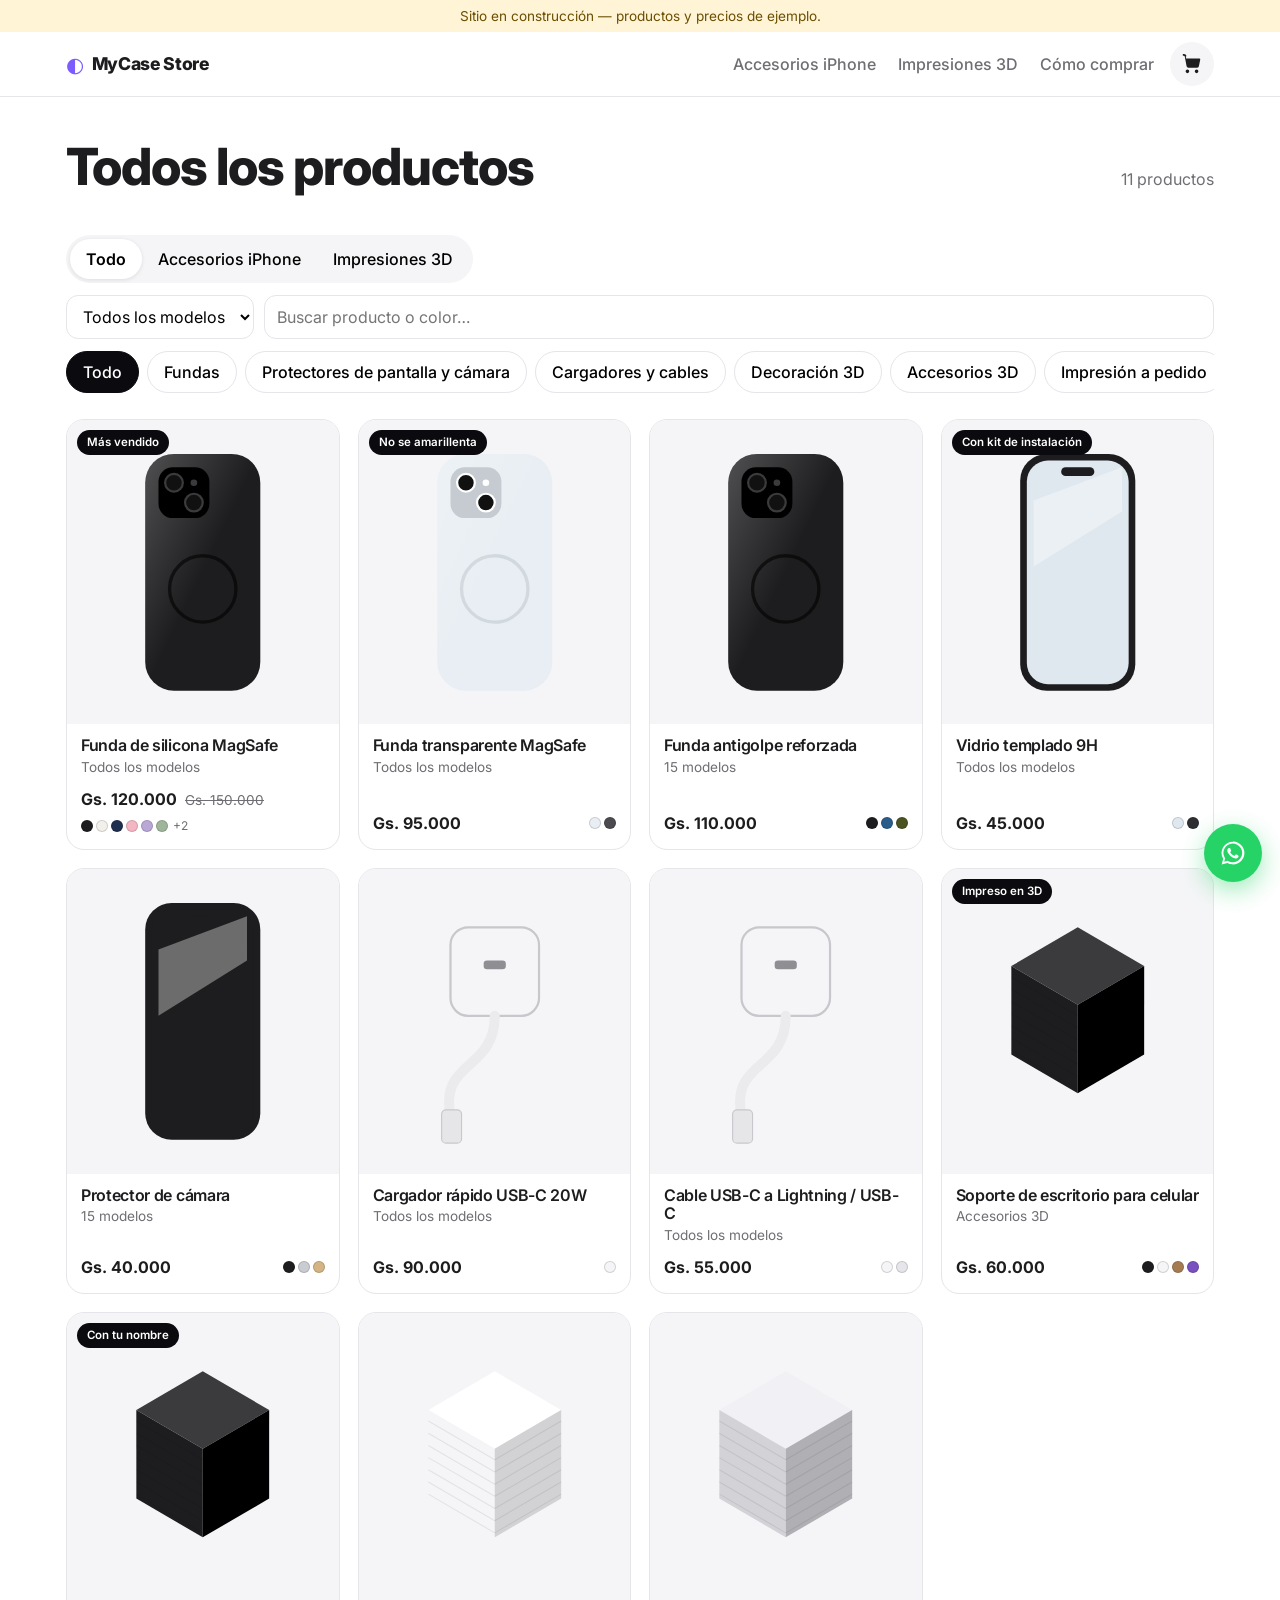
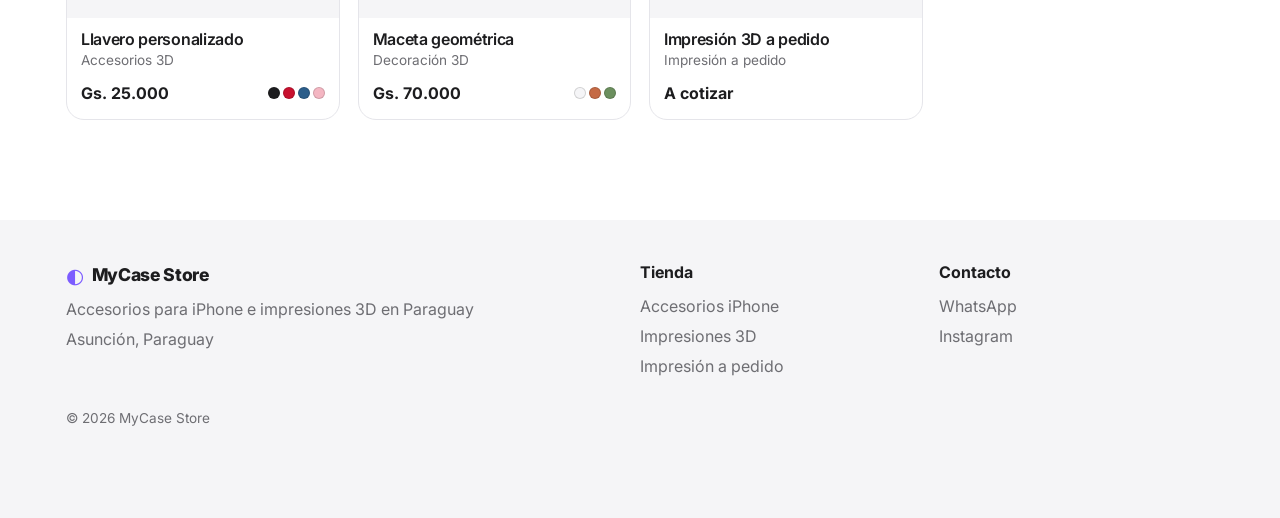
<file: catalogo.html>
<!doctype html>
<html lang="es-PY">
<head>
  <meta charset="utf-8">
  <meta name="viewport" content="width=device-width, initial-scale=1">
  <title>Catálogo | MyCase Store</title>
  <meta name="description" content="Catálogo de fundas, protectores y cargadores para iPhone, y productos impresos en 3D.">
  <meta name="theme-color" content="#0b0b0f">
  <link rel="icon" href="assets/img/favicon.svg" type="image/svg+xml">
  <link rel="preconnect" href="https://fonts.googleapis.com">
  <link rel="preconnect" href="https://fonts.gstatic.com" crossorigin>
  <link href="https://fonts.googleapis.com/css2?family=Inter:wght@400;500;600;700;800&display=swap" rel="stylesheet">
  <link rel="stylesheet" href="assets/css/styles.css">
</head>
<body data-page="catalogo">
  <main class="container section">
    <div class="section-head">
      <h1 id="cat-title">Catálogo</h1>
      <span id="cat-count" class="muted"></span>
    </div>

    <div class="filters">
      <div id="f-linea" class="seg" role="group" aria-label="Línea">
        <button type="button" data-linea="">Todo</button>
        <button type="button" data-linea="iphone">Accesorios iPhone</button>
        <button type="button" data-linea="3d">Impresiones 3D</button>
      </div>
      <div class="filter-row">
        <label id="f-modelo-wrap" class="select-wrap"><span class="sr-only">Modelo</span><select id="f-modelo"></select></label>
        <label class="search-wrap"><span class="sr-only">Buscar</span><input id="f-texto" type="search" placeholder="Buscar producto o color…"></label>
      </div>
      <div id="f-cat" class="chips" role="group" aria-label="Categoría"></div>
    </div>

    <div id="grid" class="grid"></div>
  </main>

  <script src="assets/js/config.js"></script>
  <script src="assets/js/app.js"></script>
</body>
</html>
</file>
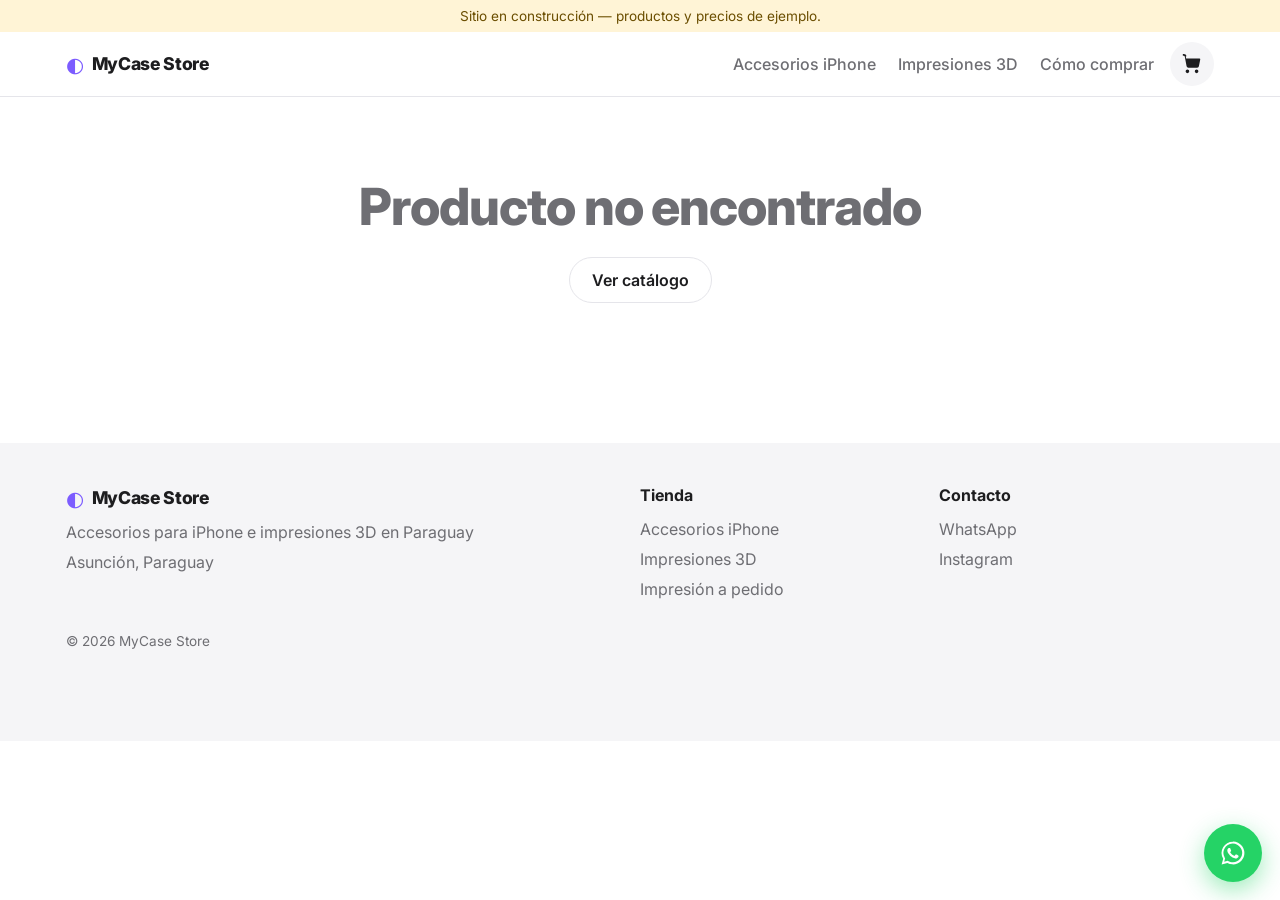
<file: producto.html>
<!doctype html>
<html lang="es-PY">
<head>
  <meta charset="utf-8">
  <meta name="viewport" content="width=device-width, initial-scale=1">
  <title>Producto | MyCase Store</title>
  <meta name="description" content="">
  <meta name="theme-color" content="#0b0b0f">
  <link rel="icon" href="assets/img/favicon.svg" type="image/svg+xml">
  <link rel="preconnect" href="https://fonts.googleapis.com">
  <link rel="preconnect" href="https://fonts.gstatic.com" crossorigin>
  <link href="https://fonts.googleapis.com/css2?family=Inter:wght@400;500;600;700;800&display=swap" rel="stylesheet">
  <link rel="stylesheet" href="assets/css/styles.css">
</head>
<body data-page="producto">
  <main id="producto" class="container section"></main>

  <script src="assets/js/config.js"></script>
  <script src="assets/js/app.js"></script>
</body>
</html>
</file>
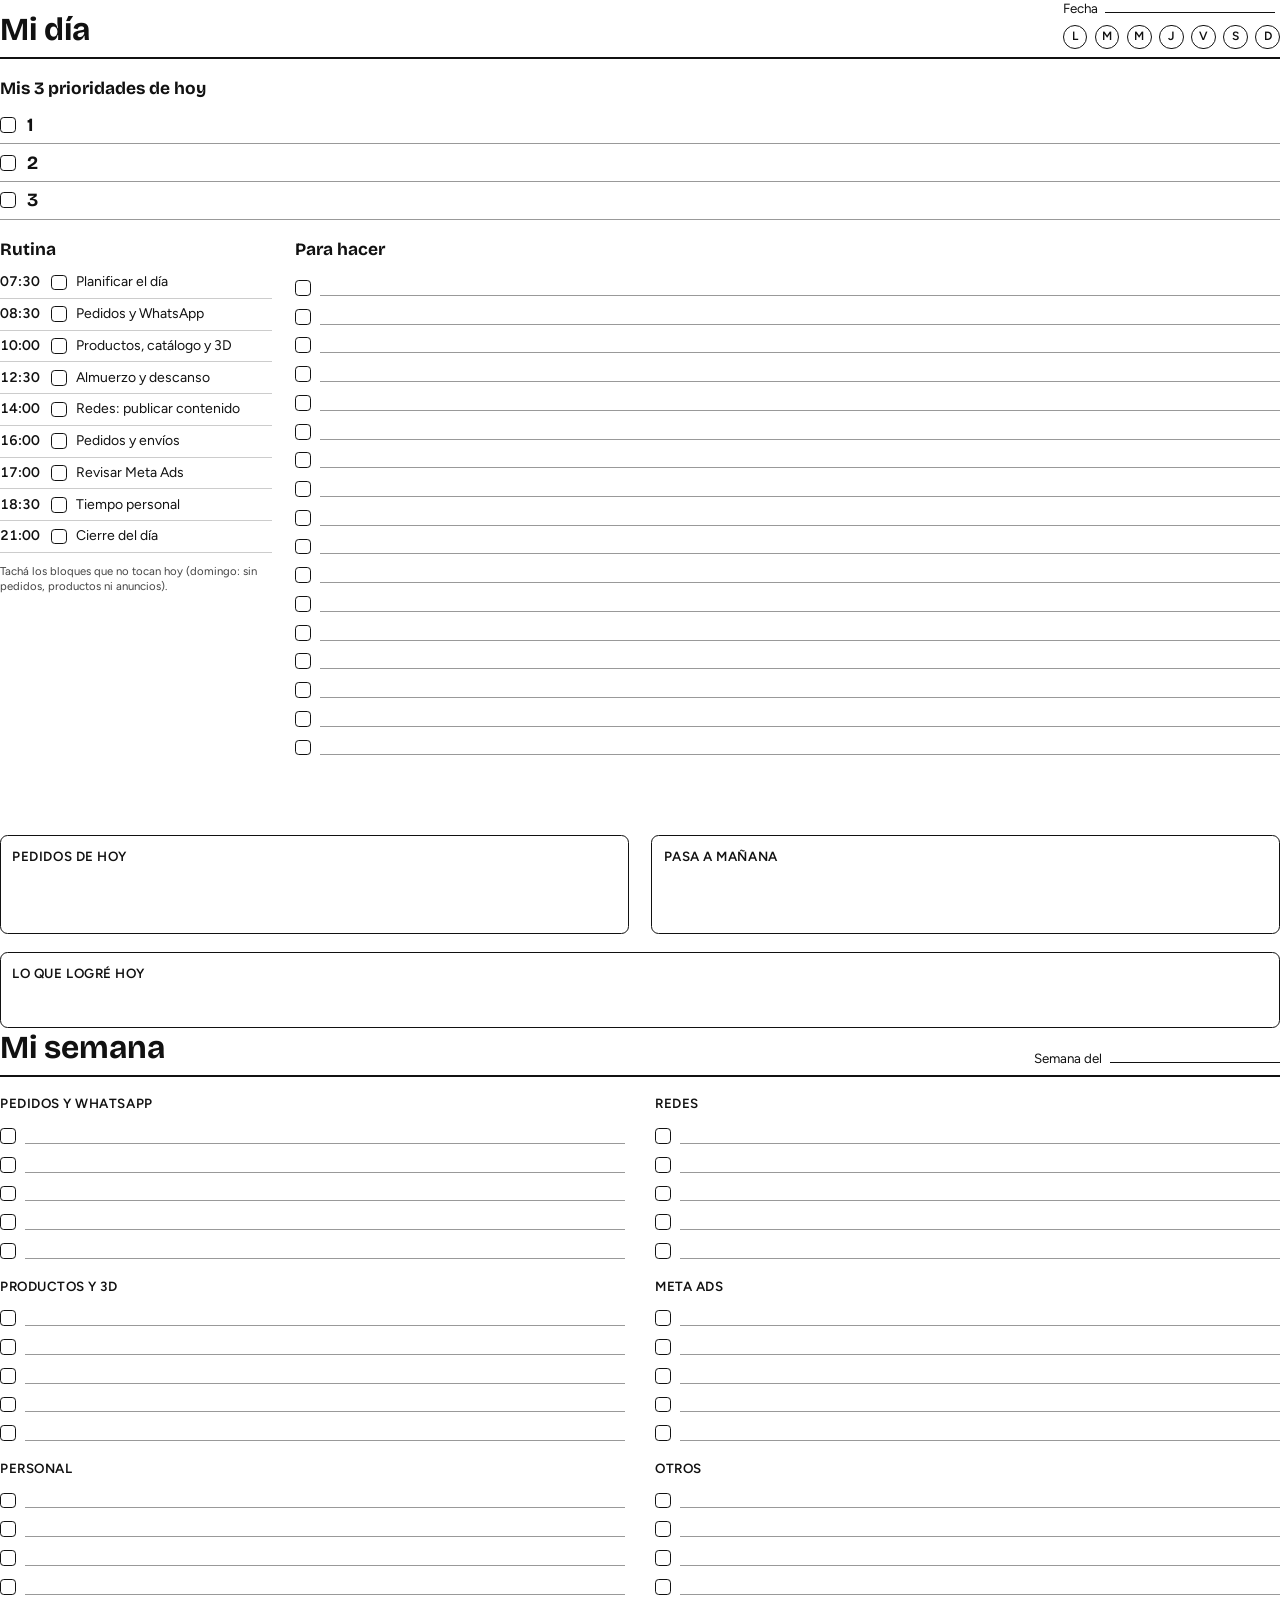
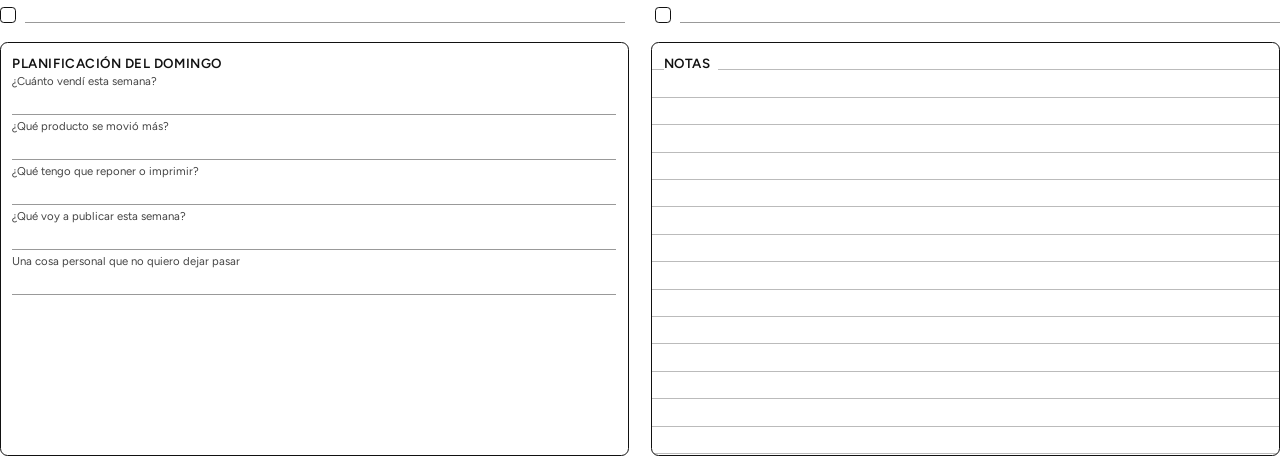
<file: organizacion/hoja-imprimible.html>
<!DOCTYPE html><html lang="es"><head><meta charset="utf-8"><title>Mi día - hoja imprimible</title>
<link href="https://fonts.googleapis.com/css2?family=Bricolage+Grotesque:opsz,wght@12..96,700&family=Figtree:wght@400;600&display=swap" rel="stylesheet">
<style>
@page{size:A4;margin:12mm}
*{box-sizing:border-box} body{margin:0;font:10.5pt/1.3 Figtree,sans-serif;color:#111}
.page{height:272mm;display:flex;flex-direction:column;gap:5mm;page-break-after:always}
.page:last-child{page-break-after:auto}
header{display:flex;justify-content:space-between;align-items:flex-end;border-bottom:2px solid #111;padding-bottom:2mm}
h1{font:700 24pt "Bricolage Grotesque",sans-serif;margin:0}
h2{font:700 13pt "Bricolage Grotesque",sans-serif;margin:0 0 2mm}
h3{font:600 10pt Figtree;margin:0 0 1mm;text-transform:uppercase;letter-spacing:.04em}
.field{font-size:10pt} .field span{display:inline-block;border-bottom:1px solid #111;width:45mm;margin-left:2mm}
.days{display:flex;gap:2mm;font-weight:600;font-size:9pt} .days span{border:1px solid #111;border-radius:50%;width:6.5mm;height:6.5mm;display:grid;place-items:center}
ul{list-style:none;margin:0;padding:0}
.b{display:inline-block;width:4.2mm;height:4.2mm;border:1.3px solid #111;border-radius:1mm;flex:none}
.prio li{display:flex;align-items:center;gap:3mm;height:10mm;border-bottom:1px solid #999}
.prio .n{font:700 14pt "Bricolage Grotesque";width:6mm}
.grid{display:grid;grid-template-columns:72mm 1fr;gap:6mm;flex:1}
.rut li{display:flex;align-items:center;gap:2.5mm;height:8.4mm;border-bottom:1px solid #ccc}
.rut .t{font-weight:600;width:11mm;font-variant-numeric:tabular-nums}
.todo li{display:flex;align-items:flex-end;gap:2.5mm;height:7.6mm}
.todo .l{flex:1;border-bottom:1px solid #999;height:1px}
.box{border:1.3px solid #111;border-radius:2mm;padding:3mm}
.notes{flex:1;background-image:repeating-linear-gradient(#fff 0 7mm,#bbb 7mm 7.25mm)}
.foot{display:grid;grid-template-columns:1fr 1fr;gap:6mm}
.foot .box{height:26mm}
.small{font-size:8.5pt;color:#444}
.areas{display:grid;grid-template-columns:1fr 1fr;gap:5mm 8mm}
.q li{margin-bottom:1mm} .q li .l{display:block;border-bottom:1px solid #999;height:7mm}
</style></head><body>
<section class="page">
 <header><h1>Mi día</h1><div><div class="field">Fecha<span></span></div><div class="days" style="margin-top:2mm"><span>L</span><span>M</span><span>M</span><span>J</span><span>V</span><span>S</span><span>D</span></div></div></header>
 <div><h2>Mis 3 prioridades de hoy</h2><ul class="prio"><li><span class="b"></span><span class="n">1</span></li><li><span class="b"></span><span class="n">2</span></li><li><span class="b"></span><span class="n">3</span></li></ul></div>
 <div class="grid">
  <div><h2>Rutina</h2><ul class="rut"><li><span class="t">07:30</span><span class="b"></span>Planificar el día</li><li><span class="t">08:30</span><span class="b"></span>Pedidos y WhatsApp</li><li><span class="t">10:00</span><span class="b"></span>Productos, catálogo y 3D</li><li><span class="t">12:30</span><span class="b"></span>Almuerzo y descanso</li><li><span class="t">14:00</span><span class="b"></span>Redes: publicar contenido</li><li><span class="t">16:00</span><span class="b"></span>Pedidos y envíos</li><li><span class="t">17:00</span><span class="b"></span>Revisar Meta Ads</li><li><span class="t">18:30</span><span class="b"></span>Tiempo personal</li><li><span class="t">21:00</span><span class="b"></span>Cierre del día</li></ul><p class="small">Tachá los bloques que no tocan hoy (domingo: sin pedidos, productos ni anuncios).</p></div>
  <div><h2>Para hacer</h2><ul class="todo"><li><span class="b"></span><span class="l"></span></li><li><span class="b"></span><span class="l"></span></li><li><span class="b"></span><span class="l"></span></li><li><span class="b"></span><span class="l"></span></li><li><span class="b"></span><span class="l"></span></li><li><span class="b"></span><span class="l"></span></li><li><span class="b"></span><span class="l"></span></li><li><span class="b"></span><span class="l"></span></li><li><span class="b"></span><span class="l"></span></li><li><span class="b"></span><span class="l"></span></li><li><span class="b"></span><span class="l"></span></li><li><span class="b"></span><span class="l"></span></li><li><span class="b"></span><span class="l"></span></li><li><span class="b"></span><span class="l"></span></li><li><span class="b"></span><span class="l"></span></li><li><span class="b"></span><span class="l"></span></li><li><span class="b"></span><span class="l"></span></li></ul></div>
 </div>
 <div class="foot"><div class="box"><h3>Pedidos de hoy</h3></div><div class="box"><h3>Pasa a mañana</h3></div></div>
 <div class="box" style="height:20mm"><h3>Lo que logré hoy</h3></div>
</section>
<section class="page">
 <header><h1>Mi semana</h1><div class="field">Semana del<span></span></div></header>
 <div class="areas"><div class="area"><h3>Pedidos y WhatsApp</h3><ul class="todo"><li><span class="b"></span><span class="l"></span></li><li><span class="b"></span><span class="l"></span></li><li><span class="b"></span><span class="l"></span></li><li><span class="b"></span><span class="l"></span></li><li><span class="b"></span><span class="l"></span></li></ul></div><div class="area"><h3>Redes</h3><ul class="todo"><li><span class="b"></span><span class="l"></span></li><li><span class="b"></span><span class="l"></span></li><li><span class="b"></span><span class="l"></span></li><li><span class="b"></span><span class="l"></span></li><li><span class="b"></span><span class="l"></span></li></ul></div><div class="area"><h3>Productos y 3D</h3><ul class="todo"><li><span class="b"></span><span class="l"></span></li><li><span class="b"></span><span class="l"></span></li><li><span class="b"></span><span class="l"></span></li><li><span class="b"></span><span class="l"></span></li><li><span class="b"></span><span class="l"></span></li></ul></div><div class="area"><h3>Meta Ads</h3><ul class="todo"><li><span class="b"></span><span class="l"></span></li><li><span class="b"></span><span class="l"></span></li><li><span class="b"></span><span class="l"></span></li><li><span class="b"></span><span class="l"></span></li><li><span class="b"></span><span class="l"></span></li></ul></div><div class="area"><h3>Personal</h3><ul class="todo"><li><span class="b"></span><span class="l"></span></li><li><span class="b"></span><span class="l"></span></li><li><span class="b"></span><span class="l"></span></li><li><span class="b"></span><span class="l"></span></li><li><span class="b"></span><span class="l"></span></li></ul></div><div class="area"><h3>Otros</h3><ul class="todo"><li><span class="b"></span><span class="l"></span></li><li><span class="b"></span><span class="l"></span></li><li><span class="b"></span><span class="l"></span></li><li><span class="b"></span><span class="l"></span></li><li><span class="b"></span><span class="l"></span></li></ul></div></div>
 <div class="grid" style="grid-template-columns:1fr 1fr">
  <div class="box"><h3>Planificación del domingo</h3><ul class="q small">
   <li>¿Cuánto vendí esta semana?<span class="l"></span></li>
   <li>¿Qué producto se movió más?<span class="l"></span></li>
   <li>¿Qué tengo que reponer o imprimir?<span class="l"></span></li>
   <li>¿Qué voy a publicar esta semana?<span class="l"></span></li>
   <li>Una cosa personal que no quiero dejar pasar<span class="l"></span></li></ul></div>
  <div class="box notes"><h3 style="background:#fff;display:inline-block;padding-right:2mm">Notas</h3></div>
 </div>
</section></body></html>
</file>
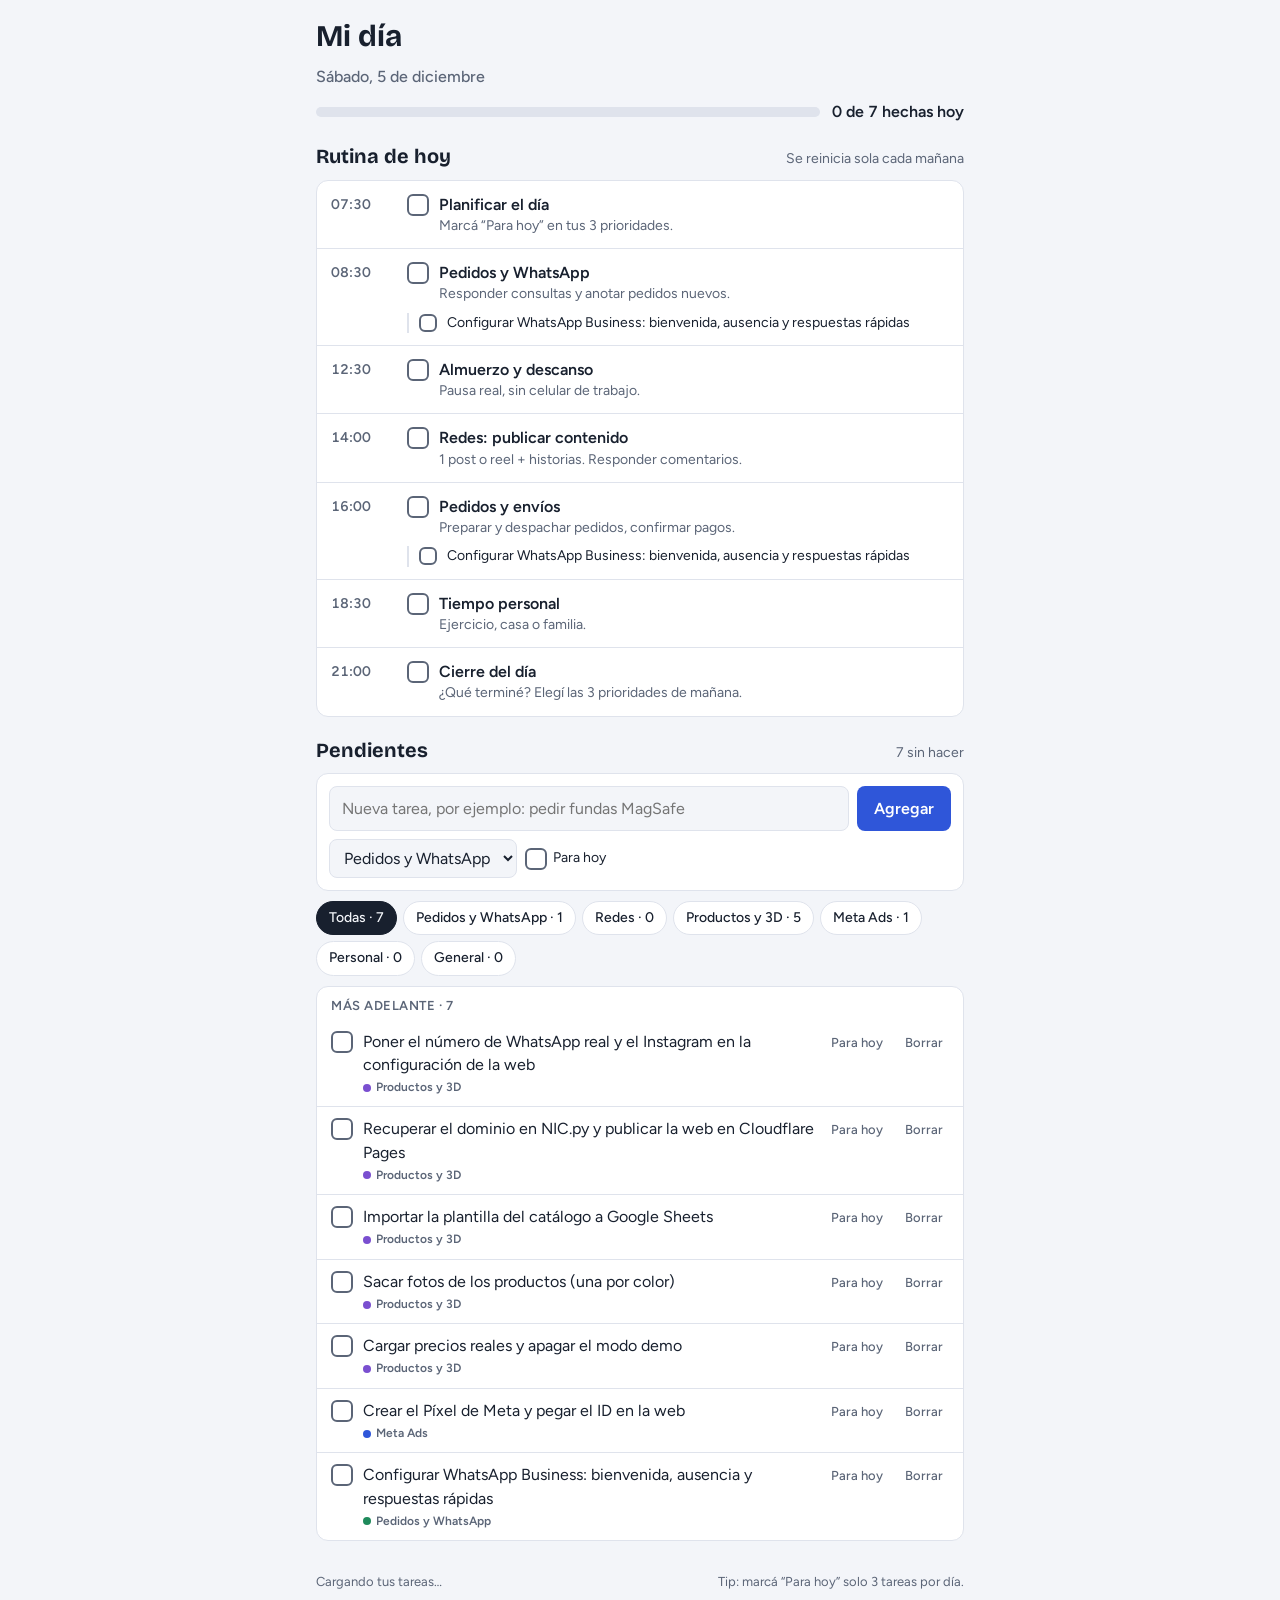
<file: organizacion/tareas.html>
<!DOCTYPE html>
<html lang="es">
<head>
<meta charset="utf-8">
<meta name="viewport" content="width=device-width, initial-scale=1">
<title>Mi día y pendientes</title>
<link rel="preconnect" href="https://fonts.googleapis.com">
<link rel="preconnect" href="https://fonts.gstatic.com" crossorigin>
<link href="https://fonts.googleapis.com/css2?family=Bricolage+Grotesque:opsz,wght@12..96,600;12..96,700&family=Figtree:wght@400;500;600&display=swap" rel="stylesheet">
<style>
:root{
  /* Layout: una columna tipo libreta; arriba la rutina de hoy por horario, abajo los pendientes por área. */
  --bg:#f3f5f9; --surface:#ffffff; --ink:#18202e; --muted:#5b6577; --line:#dfe3ec;
  --accent:#2f56d9; --accent-soft:#e6ecfc; --done:#1f8a5b; --warn:#b4540f;
  --c-pedidos:#1f8a5b; --c-redes:#c0367a; --c-productos:#7a4fd0; --c-ads:#2f56d9; --c-personal:#b4540f; --c-general:#5b6577;
  --display:"Bricolage Grotesque", "Segoe UI", system-ui, sans-serif;
  --body:"Figtree", "Segoe UI", system-ui, sans-serif;
  color-scheme:light;
}
@media (prefers-color-scheme: dark){
  :root:not([data-theme="light"]){
    --bg:#11151d; --surface:#1a202b; --ink:#e8ecf3; --muted:#9aa4b5; --line:#2b3342;
    --accent:#7d9bff; --accent-soft:#232d48; --done:#4cc28c; --warn:#f0a163;
    --c-pedidos:#4cc28c; --c-redes:#ef7fb4; --c-productos:#b39bff; --c-ads:#7d9bff; --c-personal:#f0a163; --c-general:#9aa4b5;
    color-scheme:dark;
  }
}
:root[data-theme="dark"]{
  --bg:#11151d; --surface:#1a202b; --ink:#e8ecf3; --muted:#9aa4b5; --line:#2b3342;
  --accent:#7d9bff; --accent-soft:#232d48; --done:#4cc28c; --warn:#f0a163;
  --c-pedidos:#4cc28c; --c-redes:#ef7fb4; --c-productos:#b39bff; --c-ads:#7d9bff; --c-personal:#f0a163; --c-general:#9aa4b5;
  color-scheme:dark;
}
*{box-sizing:border-box}
html,body{margin:0}
body{background:var(--bg);color:var(--ink);font:16px/1.45 var(--body)}
.wrap{max-width:680px;margin:0 auto;padding:20px 16px 48px;display:grid;gap:22px}
h1,h2{font-family:var(--display);margin:0;text-wrap:balance;line-height:1.1}
h1{font-size:30px}
h2{font-size:20px}
.top{display:grid;gap:12px}
.date{color:var(--muted);font-weight:500}
.date::first-letter{text-transform:uppercase}
.progress{display:flex;align-items:center;gap:12px}
.bar{flex:1;height:10px;border-radius:99px;background:var(--line);overflow:hidden}
.bar i{display:block;height:100%;background:var(--done);border-radius:99px;transition:width .3s}
.count{font-variant-numeric:tabular-nums;font-weight:600;white-space:nowrap}
.sect{display:grid;gap:10px}
.sect-head{display:flex;align-items:baseline;justify-content:space-between;gap:12px;flex-wrap:wrap}
.hint{color:var(--muted);font-size:14px}
.card{background:var(--surface);border:1px solid var(--line);border-radius:12px}
.blocks{display:grid}
.block{display:grid;grid-template-columns:64px 1fr;gap:12px;padding:12px 14px;border-top:1px solid var(--line);position:relative}
.block:first-child{border-top:0}
.block.now{background:var(--accent-soft)}
.block.now::before{content:"";position:absolute;left:0;top:0;bottom:0;width:4px;background:var(--accent);border-radius:12px 0 0 12px}
.time{font-variant-numeric:tabular-nums;color:var(--muted);font-weight:600;font-size:14px;padding-top:2px}
.block-main{display:grid;gap:6px;min-width:0}
.row{display:flex;align-items:flex-start;gap:10px}
.row label{flex:1;min-width:0;cursor:pointer}
.title{font-weight:600}
.desc{color:var(--muted);font-size:14px}
.pill{font-size:12px;font-weight:600;padding:2px 8px;border-radius:99px;background:var(--accent);color:var(--surface);white-space:nowrap}
input[type=checkbox]{appearance:none;width:22px;height:22px;flex:none;margin:1px 0 0;border:2px solid var(--muted);border-radius:6px;cursor:pointer;display:grid;place-content:center;background:var(--surface)}
input[type=checkbox]:checked{background:var(--done);border-color:var(--done)}
input[type=checkbox]:checked::after{content:"";width:6px;height:11px;border:solid var(--surface);border-width:0 2.5px 2.5px 0;transform:rotate(45deg) translate(-1px,-1px)}
.is-done .title,.is-done .ttext{text-decoration:line-through;color:var(--muted)}
.linked{display:grid;gap:4px;margin-top:2px;padding-left:10px;border-left:2px solid var(--line)}
.linked .row{font-size:14px}
.linked input[type=checkbox]{width:18px;height:18px}
.linked input[type=checkbox]:checked::after{width:5px;height:9px}
form.add{display:grid;grid-template-columns:1fr auto;gap:8px;padding:12px}
.add .opts{grid-column:1/-1;display:flex;gap:8px;flex-wrap:wrap;align-items:center}
input[type=text],select{font:inherit;color:var(--ink);background:var(--bg);border:1px solid var(--line);border-radius:8px;padding:10px 12px;min-width:0}
select{padding:8px 10px}
.toggle{display:flex;align-items:center;gap:6px;font-size:14px;cursor:pointer}
button{font:inherit;font-weight:600;cursor:pointer;border-radius:8px;border:1px solid transparent;padding:10px 16px}
.primary{background:var(--accent);color:var(--surface)}
.ghost{background:transparent;color:var(--muted);border-color:var(--line);padding:6px 12px;font-size:14px}
.chips{display:flex;gap:6px;flex-wrap:wrap}
.chip{background:var(--surface);border:1px solid var(--line);color:var(--ink);padding:6px 12px;border-radius:99px;font-size:14px;font-weight:500}
.chip[aria-pressed="true"]{background:var(--ink);color:var(--bg);border-color:var(--ink)}
.tasks{display:grid}
.group-label{font-size:13px;font-weight:600;color:var(--muted);padding:10px 14px 4px;text-transform:uppercase;letter-spacing:.04em}
.task{display:flex;align-items:flex-start;gap:10px;padding:10px 14px;border-top:1px solid var(--line)}
.group-label + .task{border-top:0}
.task .body{flex:1;min-width:0;display:grid;gap:3px}
.ttext{overflow-wrap:anywhere}
.meta{display:flex;gap:8px;flex-wrap:wrap;align-items:center;font-size:12px;color:var(--muted)}
.cat{display:inline-flex;align-items:center;gap:5px;font-weight:600}
.cat::before{content:"";width:8px;height:8px;border-radius:50%;background:var(--cc)}
.today-tag{color:var(--warn);font-weight:600}
.icon{background:none;border:0;padding:4px 6px;color:var(--muted);font-size:13px;font-weight:500}
.icon:hover{color:var(--ink)}
.empty{padding:16px 14px;color:var(--muted)}
.foot{display:flex;justify-content:space-between;gap:12px;flex-wrap:wrap;color:var(--muted);font-size:13px}
:focus-visible{outline:3px solid var(--accent);outline-offset:2px}
@media (max-width:420px){ .block{grid-template-columns:52px 1fr;gap:10px} h1{font-size:26px} form.add{grid-template-columns:1fr} }
@media (prefers-reduced-motion:reduce){ *{transition:none!important} }
</style>
</head>
<body>
<main class="wrap">
  <header class="top">
    <h1>Mi día</h1>
    <div class="date" id="date"></div>
    <div class="progress">
      <div class="bar" aria-hidden="true"><i id="bar" style="width:0"></i></div>
      <span class="count" id="count">0 de 0 hechas hoy</span>
    </div>
  </header>

  <section class="sect" aria-labelledby="h-rutina">
    <div class="sect-head">
      <h2 id="h-rutina">Rutina de hoy</h2>
      <span class="hint">Se reinicia sola cada mañana</span>
    </div>
    <div class="card blocks" id="blocks"></div>
  </section>

  <section class="sect" aria-labelledby="h-pend">
    <div class="sect-head">
      <h2 id="h-pend">Pendientes</h2>
      <span class="hint" id="pend-count"></span>
    </div>
    <form class="card add" id="add">
      <input type="text" id="new-text" placeholder="Nueva tarea, por ejemplo: pedir fundas MagSafe" autocomplete="off" aria-label="Nueva tarea">
      <button class="primary" type="submit">Agregar</button>
      <div class="opts">
        <select id="new-cat" aria-label="Área"></select>
        <label class="toggle" for="new-today"><input type="checkbox" id="new-today"> Para hoy</label>
      </div>
    </form>
    <div class="chips" id="chips" role="group" aria-label="Filtrar por área"></div>
    <div class="card tasks" id="tasks"></div>
    <div><button class="ghost" type="button" id="clear-done">Borrar las hechas</button></div>
  </section>

  <footer class="foot">
    <span id="save-state">Cargando…</span>
    <span>Tip: marcá “Para hoy” solo 3 tareas por día.</span>
  </footer>
</main>

<script>
(function(){
const CATS = {
  pedidos:{name:"Pedidos y WhatsApp", color:"var(--c-pedidos)"},
  redes:{name:"Redes", color:"var(--c-redes)"},
  productos:{name:"Productos y 3D", color:"var(--c-productos)"},
  ads:{name:"Meta Ads", color:"var(--c-ads)"},
  personal:{name:"Personal", color:"var(--c-personal)"},
  general:{name:"General", color:"var(--c-general)"}
};
// days: 0=domingo ... 6=sábado
const ALL=[0,1,2,3,4,5,6], LS=[1,2,3,4,5,6], LV=[1,2,3,4,5];
const ROUTINE = [
  {id:"plan", start:"07:30", end:"07:45", title:"Planificar el día", desc:"Marcá “Para hoy” en tus 3 prioridades.", days:ALL, cat:"general"},
  {id:"ped1", start:"08:30", end:"09:30", title:"Pedidos y WhatsApp", desc:"Responder consultas y anotar pedidos nuevos.", days:LS, cat:"pedidos"},
  {id:"prod", start:"10:00", end:"11:30", title:"Productos, catálogo y 3D", desc:"Elegí una tarea y terminala.", days:LV, cat:"productos"},
  {id:"alm", start:"12:30", end:"13:30", title:"Almuerzo y descanso", desc:"Pausa real, sin celular de trabajo.", days:ALL, cat:null},
  {id:"redes", start:"14:00", end:"15:00", title:"Redes: publicar contenido", desc:"1 post o reel + historias. Responder comentarios.", days:LS, cat:"redes"},
  {id:"ped2", start:"16:00", end:"16:45", title:"Pedidos y envíos", desc:"Preparar y despachar pedidos, confirmar pagos.", days:LS, cat:"pedidos"},
  {id:"ads", start:"17:00", end:"17:20", title:"Revisar Meta Ads", desc:"Gasto y resultados de ayer.", days:LV, cat:"ads"},
  {id:"pers", start:"18:30", end:"19:30", title:"Tiempo personal", desc:"Ejercicio, casa o familia.", days:ALL, cat:"personal"},
  {id:"cierre", start:"21:00", end:"21:15", title:"Cierre del día", desc:"¿Qué terminé? Elegí las 3 prioridades de mañana.", days:ALL, cat:null},
  {id:"semana", start:"18:00", end:"18:30", title:"Planificación semanal", desc:"Repasar ventas, contenido, stock y pendientes.", days:[0], cat:"general"}
];
const STARTER = [
  ["Poner el número de WhatsApp real y el Instagram en la configuración de la web","productos"],
  ["Recuperar el dominio en NIC.py y publicar la web en Cloudflare Pages","productos"],
  ["Importar la plantilla del catálogo a Google Sheets","productos"],
  ["Sacar fotos de los productos (una por color)","productos"],
  ["Cargar precios reales y apagar el modo demo","productos"],
  ["Crear el Píxel de Meta y pegar el ID en la web","ads"],
  ["Configurar WhatsApp Business: bienvenida, ausencia y respuestas rápidas","pedidos"]
];

const $ = id => document.getElementById(id);
const pad = n => String(n).padStart(2,"0");
const todayKey = () => { const d=new Date(); return d.getFullYear()+"-"+pad(d.getMonth()+1)+"-"+pad(d.getDate()); };
const uid = () => Math.random().toString(36).slice(2,10)+Date.now().toString(36);
const esc = s => String(s).replace(/[&<>"']/g, c => ({"&":"&amp;","<":"&lt;",">":"&gt;",'"':"&quot;","'":"&#39;"}[c]));

let state = null;      // {tasks:[{id,text,cat,today,todayDate,done,doneAt,created}], routine:{date,done:[]}}
let filter = "todas";
let ref = null;        // db doc ref
let useLocal = false;
const LKEY = "mi-dia-v1";

function freshState(){
  return { tasks: STARTER.map(([text,cat],i)=>({id:uid(),text,cat,today:false,todayDate:"",done:false,doneAt:"",created:Date.now()+i})),
           routine:{date:todayKey(), done:[]} };
}
function normalize(s){
  if(!s || !Array.isArray(s.tasks)) return freshState();
  const t = todayKey();
  const out = { tasks: s.tasks.filter(x=>x && typeof x.text==="string").map(x=>({
      id:String(x.id||uid()), text:x.text, cat:CATS[x.cat]?x.cat:"general",
      today: !!x.today && x.todayDate===t, todayDate: x.todayDate||"",
      done:!!x.done, doneAt:x.doneAt||"", created:x.created||0 })),
    routine: (s.routine && s.routine.date===t && Array.isArray(s.routine.done)) ? {date:t, done:s.routine.done.slice()} : {date:t, done:[]} };
  return out;
}

// ---------- saving ----------
let saving = false, dirty = false;
function setSaveText(txt){ $("save-state").textContent = txt; }
async function save(){
  if(useLocal || !ref){
    try{ localStorage.setItem(LKEY, JSON.stringify(state)); setSaveText("Guardado en este dispositivo"); }
    catch(e){ setSaveText("No se pudo guardar en este navegador"); }
    return;
  }
  if(saving){ dirty = true; return; }
  saving = true; setSaveText("Guardando…");
  try{ await ref.set(JSON.parse(JSON.stringify(state))); setSaveText("Guardado en tu cuenta"); }
  catch(e){
    if(e && e.code==="unavailable"){ try{ await new Promise(r=>setTimeout(r,800+Math.random()*800)); await ref.set(JSON.parse(JSON.stringify(state))); setSaveText("Guardado en tu cuenta"); }catch(_){ setSaveText("No se pudo guardar. Revisá tu conexión."); } }
    else { setSaveText("No se pudo guardar en tu cuenta"); }
  }
  saving = false;
  if(dirty){ dirty = false; save(); }
}
let saveTimer = null;
function change(){ render(); clearTimeout(saveTimer); saveTimer = setTimeout(save, 500); }

// ---------- render ----------
function nowMinutes(){ const d=new Date(); return d.getHours()*60+d.getMinutes(); }
const toMin = s => { const [h,m]=s.split(":").map(Number); return h*60+m; };
function todaysBlocks(){
  const dow = new Date().getDay();
  return ROUTINE.filter(b=>b.days.includes(dow)).sort((a,b)=>toMin(a.start)-toMin(b.start));
}
function currentBlockId(blocks){
  const n = nowMinutes(); let cur = null;
  for(const b of blocks){ if(toMin(b.start) <= n) cur = b; }
  return cur ? cur.id : null;
}
function taskRow(t, compact){
  const c = CATS[t.cat];
  return `<div class="row ${t.done?"is-done":""}">
    <input type="checkbox" id="t-${esc(t.id)}${compact?"-l":""}" data-task="${esc(t.id)}" ${t.done?"checked":""}>
    <label for="t-${esc(t.id)}${compact?"-l":""}"><span class="ttext">${esc(t.text)}</span>${compact?"":""}</label>
  </div>`;
}
function render(){
  if(!state) return;
  const blocks = todaysBlocks();
  const cur = currentBlockId(blocks);
  const pending = state.tasks.filter(t=>!t.done);

  $("date").textContent = new Date().toLocaleDateString("es-PY",{weekday:"long", day:"numeric", month:"long"});

  $("blocks").innerHTML = blocks.map(b=>{
    const done = state.routine.done.includes(b.id);
    const linked = b.cat ? pending.filter(t=>t.cat===b.cat && (b.cat!=="general" || t.today)).sort((a,z)=>(z.today-a.today)||(a.created-z.created)).slice(0,3) : [];
    const todayList = (b.id==="plan"||b.id==="cierre") ? [] : linked;
    return `<div class="block ${b.id===cur?"now":""}">
      <div class="time">${b.start}</div>
      <div class="block-main">
        <div class="row ${done?"is-done":""}">
          <input type="checkbox" id="b-${b.id}" data-block="${b.id}" ${done?"checked":""}>
          <label for="b-${b.id}"><div class="title">${esc(b.title)}</div><div class="desc">${esc(b.desc)}</div></label>
          ${b.id===cur?'<span class="pill">Ahora</span>':""}
        </div>
        ${todayList.length?`<div class="linked">${todayList.map(t=>taskRow(t,true)).join("")}</div>`:""}
      </div>
    </div>`;
  }).join("");

  const todayTasks = state.tasks.filter(t=>t.today);
  const total = blocks.length + todayTasks.length;
  const doneN = blocks.filter(b=>state.routine.done.includes(b.id)).length + todayTasks.filter(t=>t.done).length;
  $("count").textContent = `${doneN} de ${total} hechas hoy`;
  $("bar").style.width = total ? (doneN/total*100)+"%" : "0";

  $("chips").innerHTML = [["todas","Todas"],...Object.entries(CATS).map(([k,v])=>[k,v.name])].map(([k,n])=>{
    const c = k==="todas" ? pending.length : pending.filter(t=>t.cat===k).length;
    return `<button type="button" class="chip" data-filter="${k}" aria-pressed="${filter===k}">${esc(n)} · ${c}</button>`;
  }).join("");

  const shown = state.tasks.filter(t=>filter==="todas"||t.cat===filter);
  const groups = [
    ["Para hoy", shown.filter(t=>!t.done && t.today)],
    ["Más adelante", shown.filter(t=>!t.done && !t.today)],
    ["Hechas", shown.filter(t=>t.done)]
  ];
  const html = groups.filter(g=>g[1].length).map(([label,list])=>
    `<div class="group-label">${label} · ${list.length}</div>` + list.sort((a,z)=>a.created-z.created).map(t=>{
      const c = CATS[t.cat];
      return `<div class="task ${t.done?"is-done":""}">
        <input type="checkbox" id="p-${esc(t.id)}" data-task="${esc(t.id)}" ${t.done?"checked":""}>
        <div class="body">
          <label for="p-${esc(t.id)}" class="ttext">${esc(t.text)}</label>
          <div class="meta"><span class="cat" style="--cc:${c.color}">${esc(c.name)}</span>${t.today&&!t.done?'<span class="today-tag">Para hoy</span>':""}</div>
        </div>
        ${t.done?"":`<button type="button" class="icon" data-today="${esc(t.id)}">${t.today?"Quitar de hoy":"Para hoy"}</button>`}
        <button type="button" class="icon" data-del="${esc(t.id)}" aria-label="Borrar tarea: ${esc(t.text)}">Borrar</button>
      </div>`;
    }).join("")
  ).join("");
  $("tasks").innerHTML = html || `<div class="empty">${filter==="todas"?"No tenés pendientes. Agregá uno arriba.":"No hay pendientes en esta área."}</div>`;
  $("pend-count").textContent = `${pending.length} sin hacer`;
  $("clear-done").hidden = !state.tasks.some(t=>t.done);
}

// ---------- events ----------
$("new-cat").innerHTML = Object.entries(CATS).map(([k,v])=>`<option value="${k}">${esc(v.name)}</option>`).join("");
$("add").addEventListener("submit", e=>{
  e.preventDefault(); if(!state) return;
  const text = $("new-text").value.trim(); if(!text) return;
  const today = $("new-today").checked;
  state.tasks.push({id:uid(), text, cat:$("new-cat").value, today, todayDate: today?todayKey():"", done:false, doneAt:"", created:Date.now()});
  $("new-text").value = ""; $("new-today").checked = false;
  change(); $("new-text").focus();
});
document.addEventListener("change", e=>{
  const el = e.target; if(!state) return;
  if(el.dataset.block){
    const d = state.routine.done, i = d.indexOf(el.dataset.block);
    if(el.checked && i<0) d.push(el.dataset.block); if(!el.checked && i>=0) d.splice(i,1);
    change();
  } else if(el.dataset.task){
    const t = state.tasks.find(x=>x.id===el.dataset.task); if(!t) return;
    t.done = el.checked; t.doneAt = el.checked ? todayKey() : ""; change();
  }
});
document.addEventListener("click", e=>{
  const el = e.target.closest("button"); if(!el || !state) return;
  if(el.dataset.filter){ filter = el.dataset.filter; render(); }
  else if(el.dataset.today){ const t=state.tasks.find(x=>x.id===el.dataset.today); if(t){ t.today=!t.today; t.todayDate=t.today?todayKey():""; change(); } }
  else if(el.dataset.del){ state.tasks = state.tasks.filter(x=>x.id!==el.dataset.del); change(); }
  else if(el.id==="clear-done"){ state.tasks = state.tasks.filter(x=>!x.done); change(); }
});
// Refresh "Ahora" and the new-day reset while the page stays open.
setInterval(()=>{
  if(!state) return;
  if(state.routine.date !== todayKey()){ state = normalize(state); change(); } else render();
}, 60000);

// ---------- load ----------
function loadLocal(note){
  useLocal = true;
  let s = null; try{ s = JSON.parse(localStorage.getItem(LKEY)||"null"); }catch(e){}
  state = normalize(s); render();
  setSaveText(note || "Guardado en este dispositivo");
}
async function init(){
  let db = null, user = null;
  for(let i=0; i<30 && !window.claude; i++) await new Promise(r=>setTimeout(r,100));
  try{ [db, user] = await Promise.all([window.claude ? window.claude.use("db") : null, window.claude ? window.claude.use("user") : null]); }catch(e){}
  const id = user ? await user.id().catch(()=>null) : null;
  if(!db || !id){ loadLocal("Guardado solo en este dispositivo"); return; }
  ref = db.collection("data/users/"+id).doc("mi-dia");
  let settled = false;
  const timer = setTimeout(()=>{ if(!settled){ settled = true; loadLocal("Sin conexión con tu cuenta: guardando en este dispositivo"); } }, 10000);
  try{
    const snap = await ref.get();
    if(settled) return; settled = true; clearTimeout(timer);
    const fresh = !snap.exists;
    state = normalize(snap.exists ? snap.data() : null);
    render(); setSaveText("Guardado en tu cuenta");
    if(fresh) save();
  }catch(e){ if(!settled){ settled = true; clearTimeout(timer); loadLocal("Guardado solo en este dispositivo"); } }
}
// Show the page right away with the routine, then load saved data.
state = normalize(null); render(); setSaveText("Cargando tus tareas…");
const startState = state;
init().then(()=>{}, ()=>{ if(state===startState) loadLocal(); });
})();
</script>
</body>
</html>
</file>
<file: assets/css/styles.css>
:root {
  --bg: #ffffff;
  --bg-soft: #f5f5f7;
  --ink: #1d1d1f;
  --muted: #6e6e73;
  --line: #e5e5ea;
  --brand: #7c5cff;
  --brand-ink: #ffffff;
  --dark: #0b0b0f;
  --wa: #25d366;
  --radius: 18px;
  --shadow: 0 10px 30px rgba(0, 0, 0, .08);
}

* { box-sizing: border-box; }
html { -webkit-text-size-adjust: 100%; }
body {
  margin: 0;
  font-family: "Inter", system-ui, -apple-system, "Segoe UI", Roboto, sans-serif;
  color: var(--ink);
  background: var(--bg);
  line-height: 1.5;
}
body.no-scroll { overflow: hidden; }
img, svg { display: block; max-width: 100%; }
a { color: inherit; }
h1, h2, h3 { line-height: 1.15; letter-spacing: -.02em; margin: 0 0 .4em; }
h1 { font-size: clamp(1.8rem, 4.5vw, 3.2rem); font-weight: 800; }
h2 { font-size: clamp(1.4rem, 3vw, 2rem); font-weight: 700; }
.container { width: 100%; max-width: 1180px; margin: 0 auto; padding: 0 16px; }
.section { padding-top: 40px; padding-bottom: 40px; }
.muted { color: var(--muted); }
.sr-only { position: absolute; width: 1px; height: 1px; overflow: hidden; clip: rect(0 0 0 0); }
[hidden] { display: none !important; }

/* botones */
.btn {
  display: inline-flex; align-items: center; justify-content: center; gap: 8px;
  min-height: 46px; padding: 0 22px; border-radius: 999px;
  border: 1px solid var(--line); background: var(--bg); color: var(--ink);
  font: inherit; font-weight: 600; text-decoration: none; cursor: pointer;
  transition: transform .12s ease, background .2s ease;
}
.btn:active { transform: scale(.98); }
.btn-primary { background: var(--dark); border-color: var(--dark); color: #fff; }
.btn-primary:hover { background: #26262c; }
.btn-ghost { background: transparent; }
.btn-ghost:hover { background: var(--bg-soft); }
.btn-wa { background: var(--wa); border-color: var(--wa); color: #fff; }
.btn-block { width: 100%; margin-top: 10px; }
.link { background: none; border: 0; padding: 0; color: var(--brand); font: inherit; font-weight: 600; cursor: pointer; text-decoration: underline; }
.icon-btn { background: var(--bg-soft); border: 0; width: 38px; height: 38px; border-radius: 50%; font-size: 1rem; cursor: pointer; }

/* barra demo */
.demo-bar { background: #fff4d6; color: #6b4e00; font-size: .85rem; text-align: center; padding: 6px 16px; }

/* header */
.site-header {
  position: sticky; top: 0; z-index: 40;
  background: rgba(255, 255, 255, .85); backdrop-filter: saturate(180%) blur(16px);
  border-bottom: 1px solid var(--line);
}
.header-inner { display: flex; align-items: center; gap: 16px; height: 64px; }
.logo { display: inline-flex; align-items: center; gap: 8px; font-weight: 800; text-decoration: none; letter-spacing: -.02em; font-size: 1.1rem; }
.logo-mark { color: var(--brand); font-size: 1.3rem; }
.main-nav { display: flex; gap: 22px; margin-left: auto; }
.main-nav a { text-decoration: none; font-weight: 500; color: var(--muted); }
.main-nav a:hover, .main-nav a[aria-current] { color: var(--ink); }
.cart-btn { position: relative; background: var(--bg-soft); border: 0; width: 44px; height: 44px; border-radius: 50%; cursor: pointer; display: grid; place-items: center; color: var(--ink); }
.cart-count { position: absolute; top: -3px; right: -3px; background: var(--brand); color: #fff; font-size: .72rem; font-weight: 700; min-width: 20px; height: 20px; border-radius: 10px; display: grid; place-items: center; padding: 0 5px; }
@media (max-width: 760px) {
  .main-nav { gap: 14px; font-size: .88rem; }
  .main-nav a:nth-child(3) { display: none; }
  .site-header .logo span:last-child { display: none; }
}

/* hero */
.hero { background: radial-gradient(1200px 500px at 80% -10%, #ece7ff 0, transparent 60%), var(--bg-soft); }
.hero-inner { display: grid; grid-template-columns: 1.1fr 1fr; gap: 40px; align-items: center; padding-top: 56px; padding-bottom: 56px; }
.eyebrow { text-transform: uppercase; letter-spacing: .12em; font-size: .78rem; font-weight: 700; color: var(--brand); margin: 0 0 10px; }
.lead { font-size: 1.15rem; color: var(--muted); max-width: 36ch; }
.hero-ctas { display: flex; flex-wrap: wrap; gap: 12px; margin-top: 24px; }
.hero-art { display: grid; grid-template-columns: 1fr 1fr; gap: 16px; }
.hero-tile { background: #fff; border-radius: var(--radius); padding: 18px; text-decoration: none; box-shadow: var(--shadow); display: flex; flex-direction: column; gap: 10px; transition: transform .2s ease; }
.hero-tile:hover { transform: translateY(-4px); }
.hero-tile span { font-weight: 700; }
.hero-img { aspect-ratio: 1; display: grid; place-items: center; }
.hero-img svg, .hero-img img { width: 100%; height: 100%; object-fit: contain; }
.tile-3d { margin-top: 40px; }
@media (max-width: 860px) {
  .hero-inner { grid-template-columns: 1fr; padding-top: 32px; padding-bottom: 32px; }
  .tile-3d { margin-top: 0; }
}

/* buscador por modelo */
.finder { margin-top: -28px; position: relative; z-index: 2; }
.finder-form { background: var(--dark); color: #fff; border-radius: var(--radius); padding: 18px 20px; display: flex; flex-wrap: wrap; align-items: center; gap: 12px; box-shadow: var(--shadow); }
.finder-form label { font-weight: 700; font-size: 1.05rem; }
.finder-form select { flex: 1 1 200px; min-height: 46px; border-radius: 12px; border: 0; padding: 0 12px; font: inherit; }
.finder-form .btn-primary { background: var(--brand); border-color: var(--brand); }

/* grilla y tarjetas */
.section-head { display: flex; align-items: baseline; justify-content: space-between; gap: 12px; margin-bottom: 18px; }
.section-head a { font-weight: 600; text-decoration: none; color: var(--brand); }
.grid { display: grid; grid-template-columns: repeat(auto-fill, minmax(220px, 1fr)); gap: 18px; }
@media (max-width: 520px) { .grid { grid-template-columns: 1fr 1fr; gap: 12px; } }
.card { display: flex; flex-direction: column; border-radius: var(--radius); background: var(--bg); border: 1px solid var(--line); overflow: hidden; text-decoration: none; transition: box-shadow .2s ease, transform .2s ease; }
.card:hover { box-shadow: var(--shadow); transform: translateY(-2px); }
.card-media { position: relative; background: var(--bg-soft); aspect-ratio: 1; display: grid; place-items: center; padding: 14px; }
.card-media svg, .card-media img { width: 100%; height: 100%; object-fit: contain; }
.badge { position: absolute; top: 10px; left: 10px; background: var(--dark); color: #fff; font-size: .72rem; font-weight: 600; padding: 4px 10px; border-radius: 999px; }
.badge.static { position: static; display: inline-block; background: #ece7ff; color: #4a2fd1; }
.card-body { padding: 12px 14px 14px; display: flex; flex-direction: column; flex: 1; }
.card-body h3 { font-size: 1rem; font-weight: 600; margin: 0 0 2px; }
.card-sub { color: var(--muted); font-size: .85rem; margin: 0 0 10px; }
.card-foot { margin-top: auto; display: flex; flex-wrap: wrap; align-items: center; justify-content: space-between; gap: 6px; }
.price { font-weight: 700; }
.price s, .pdp-price s { color: var(--muted); font-weight: 400; font-size: .85em; margin-left: 4px; }
.dots { display: flex; align-items: center; gap: 3px; }
.dot { width: 12px; height: 12px; border-radius: 50%; border: 1px solid rgba(0, 0, 0, .15); }
.more { font-size: .75rem; color: var(--muted); margin-left: 2px; }

/* banner 3d */
.banner-3d { display: flex; flex-wrap: wrap; align-items: center; justify-content: space-between; gap: 20px; background: linear-gradient(135deg, #16122b, #2d1f66); color: #fff; border-radius: 24px; padding: 36px; margin-top: 20px; }
.banner-3d p { color: #cfc8ff; max-width: 60ch; }
.banner-3d .eyebrow { color: #a996ff; }
.banner-3d .btn-primary { background: #fff; color: var(--dark); border-color: #fff; }

/* pasos */
.steps { list-style: none; padding: 0; margin: 0; display: grid; grid-template-columns: repeat(auto-fit, minmax(200px, 1fr)); gap: 16px; counter-reset: paso; }
.steps li { background: var(--bg-soft); border-radius: var(--radius); padding: 20px; counter-increment: paso; display: flex; flex-direction: column; gap: 4px; }
.steps li::before { content: counter(paso); width: 32px; height: 32px; border-radius: 50%; background: var(--brand); color: #fff; font-weight: 700; display: grid; place-items: center; margin-bottom: 8px; }
.steps span { color: var(--muted); }

/* faq */
.faq details { border-bottom: 1px solid var(--line); padding: 14px 0; }
.faq summary { font-weight: 600; cursor: pointer; }
.faq details p { color: var(--muted); margin: 8px 0 0; }

/* filtros */
.filters { display: flex; flex-direction: column; gap: 12px; margin-bottom: 22px; }
.seg { display: inline-flex; background: var(--bg-soft); border-radius: 999px; padding: 4px; width: fit-content; max-width: 100%; overflow-x: auto; }
.seg button, .chips button { font: inherit; border: 0; background: transparent; padding: 8px 16px; border-radius: 999px; cursor: pointer; white-space: nowrap; font-weight: 500; }
.seg button[aria-pressed="true"] { background: #fff; box-shadow: 0 1px 4px rgba(0, 0, 0, .1); font-weight: 600; }
.filter-row { display: flex; flex-wrap: wrap; gap: 10px; }
.select-wrap select, .search-wrap input { min-height: 44px; border: 1px solid var(--line); border-radius: 12px; padding: 0 12px; font: inherit; background: #fff; }
.search-wrap { flex: 1 1 220px; }
.search-wrap input { width: 100%; }
.chips { display: flex; gap: 8px; overflow-x: auto; padding-bottom: 4px; }
.chips button { border: 1px solid var(--line); }
.chips button[aria-pressed="true"] { background: var(--dark); color: #fff; border-color: var(--dark); }
.empty { padding: 40px 0; text-align: center; color: var(--muted); grid-column: 1 / -1; }

/* producto */
.crumbs { font-size: .88rem; color: var(--muted); margin-bottom: 16px; }
.crumbs a { text-decoration: none; }
.pdp { display: grid; grid-template-columns: 1.1fr 1fr; gap: 40px; align-items: start; }
.pdp-media { background: var(--bg-soft); border-radius: 24px; aspect-ratio: 1; display: grid; place-items: center; padding: 30px; position: sticky; top: 84px; }
.pdp-media svg, .pdp-media img { width: 100%; height: 100%; object-fit: contain; }
.pdp-info h1 { font-size: clamp(1.6rem, 3.4vw, 2.4rem); margin-top: 10px; }
.pdp-price { font-size: 1.5rem; font-weight: 700; margin: 0; }
.pdp-lead { color: var(--muted); font-size: 1.05rem; }
.pdp-form { display: flex; flex-direction: column; gap: 18px; margin: 22px 0 6px; }
.field { display: flex; flex-direction: column; gap: 8px; font-weight: 600; border: 0; padding: 0; margin: 0; }
.field legend { padding: 0; margin-bottom: 8px; }
.field legend strong { font-weight: 500; color: var(--muted); }
.field select, .field input, .checkout input, .checkout select, .checkout textarea { min-height: 46px; border: 1px solid var(--line); border-radius: 12px; padding: 10px 12px; font: inherit; font-weight: 400; background: #fff; }
.swatches { display: flex; flex-wrap: wrap; gap: 10px; }
.swatch { position: relative; }
.swatch input { position: absolute; inset: 0; width: 100%; height: 100%; margin: 0; opacity: 0; cursor: pointer; }
.swatch span { display: block; width: 36px; height: 36px; border-radius: 50%; cursor: pointer; box-shadow: inset 0 0 0 1px rgba(0, 0, 0, .12); outline: 2px solid transparent; outline-offset: 3px; transition: outline-color .15s; }
.swatch input:checked + span { outline-color: var(--ink); }
.swatch input:focus-visible + span { outline-color: var(--brand); }
.pdp-actions { display: flex; gap: 12px; }
.grow { flex: 1; }
.qty { display: inline-flex; align-items: center; gap: 8px; }
.qty button { width: 28px; height: 28px; border-radius: 50%; border: 1px solid var(--line); background: #fff; cursor: pointer; font-size: 1rem; line-height: 1; }
.qty.big { border: 1px solid var(--line); border-radius: 999px; padding: 0 8px; }
.qty.big input { width: 40px; text-align: center; border: 0; font: inherit; font-weight: 600; -moz-appearance: textfield; }
.qty.big input::-webkit-inner-spin-button { -webkit-appearance: none; }
.qty.big button { border: 0; }
.added-msg { margin: 0; color: #1a7f37; font-weight: 600; }
.pdp-desc { margin-top: 28px; border-top: 1px solid var(--line); padding-top: 20px; }
.pdp-desc h2 { font-size: 1.1rem; }
.pdp-desc p { color: var(--muted); }
.perks { padding-left: 18px; color: var(--muted); }
.related { margin-top: 60px; }
@media (max-width: 860px) {
  .pdp { grid-template-columns: 1fr; gap: 20px; }
  .pdp-media { position: static; padding: 20px; }
}

/* carrito */
.cart-overlay { position: fixed; inset: 0; background: rgba(0, 0, 0, .35); z-index: 60; }
.cart { position: fixed; top: 0; right: 0; bottom: 0; width: min(420px, 100%); background: #fff; z-index: 70; transform: translateX(100%); transition: transform .28s ease; display: flex; flex-direction: column; padding: 18px; overflow-y: auto; }
.cart.open { transform: none; box-shadow: -10px 0 40px rgba(0, 0, 0, .15); }
.cart-head { display: flex; align-items: center; justify-content: space-between; margin-bottom: 10px; }
.cart-head h2 { font-size: 1.3rem; margin: 0; }
.cart-items { display: flex; flex-direction: column; }
.cart-item { display: grid; grid-template-columns: 64px 1fr auto; gap: 12px; padding: 14px 0; border-bottom: 1px solid var(--line); align-items: start; }
.cart-thumb { width: 64px; height: 64px; background: var(--bg-soft); border-radius: 12px; padding: 6px; }
.cart-thumb svg, .cart-thumb img { width: 100%; height: 100%; object-fit: contain; }
.cart-info { display: flex; flex-direction: column; gap: 2px; min-width: 0; }
.cart-info small { color: var(--muted); }
.cart-info .qty { margin-top: 6px; }
.cart-info .link { margin-left: 8px; font-size: .85rem; color: var(--muted); width: auto; height: auto; border: 0; border-radius: 0; background: none; }
.cart-price { font-weight: 600; white-space: nowrap; }
.cart-empty { text-align: center; padding: 40px 0; color: var(--muted); }
.cart-footer { margin-top: 16px; }
.cart-envio { background: #ecfdf3; color: #1a7f37; border-radius: 12px; padding: 10px 12px; font-size: .9rem; margin: 0 0 12px; }
.cart-total-row { display: flex; justify-content: space-between; font-size: 1.1rem; }
.checkout { display: flex; flex-direction: column; gap: 12px; }
.checkout label { display: flex; flex-direction: column; gap: 6px; font-weight: 600; font-size: .92rem; }
.fine { font-size: .82rem; color: var(--muted); text-align: center; }

/* footer */
.site-footer { background: var(--bg-soft); margin-top: 60px; padding: 40px 0 90px; }
.footer-grid { display: grid; grid-template-columns: 2fr 1fr 1fr; gap: 24px; }
.footer-grid h4 { margin: 0 0 10px; }
.footer-grid a:not(.logo) { display: block; color: var(--muted); text-decoration: none; margin-bottom: 6px; }
.footer-grid p { color: var(--muted); margin: 6px 0; }
.footer-bottom { color: var(--muted); font-size: .85rem; margin-top: 24px; }
@media (max-width: 640px) { .footer-grid { grid-template-columns: 1fr 1fr; } .footer-grid > div:first-child { grid-column: 1 / -1; } }

/* botón flotante de WhatsApp */
.wa-float { position: fixed; right: 18px; bottom: 18px; width: 58px; height: 58px; border-radius: 50%; background: var(--wa); display: grid; place-items: center; box-shadow: 0 8px 24px rgba(37, 211, 102, .45); z-index: 50; }
</file>
